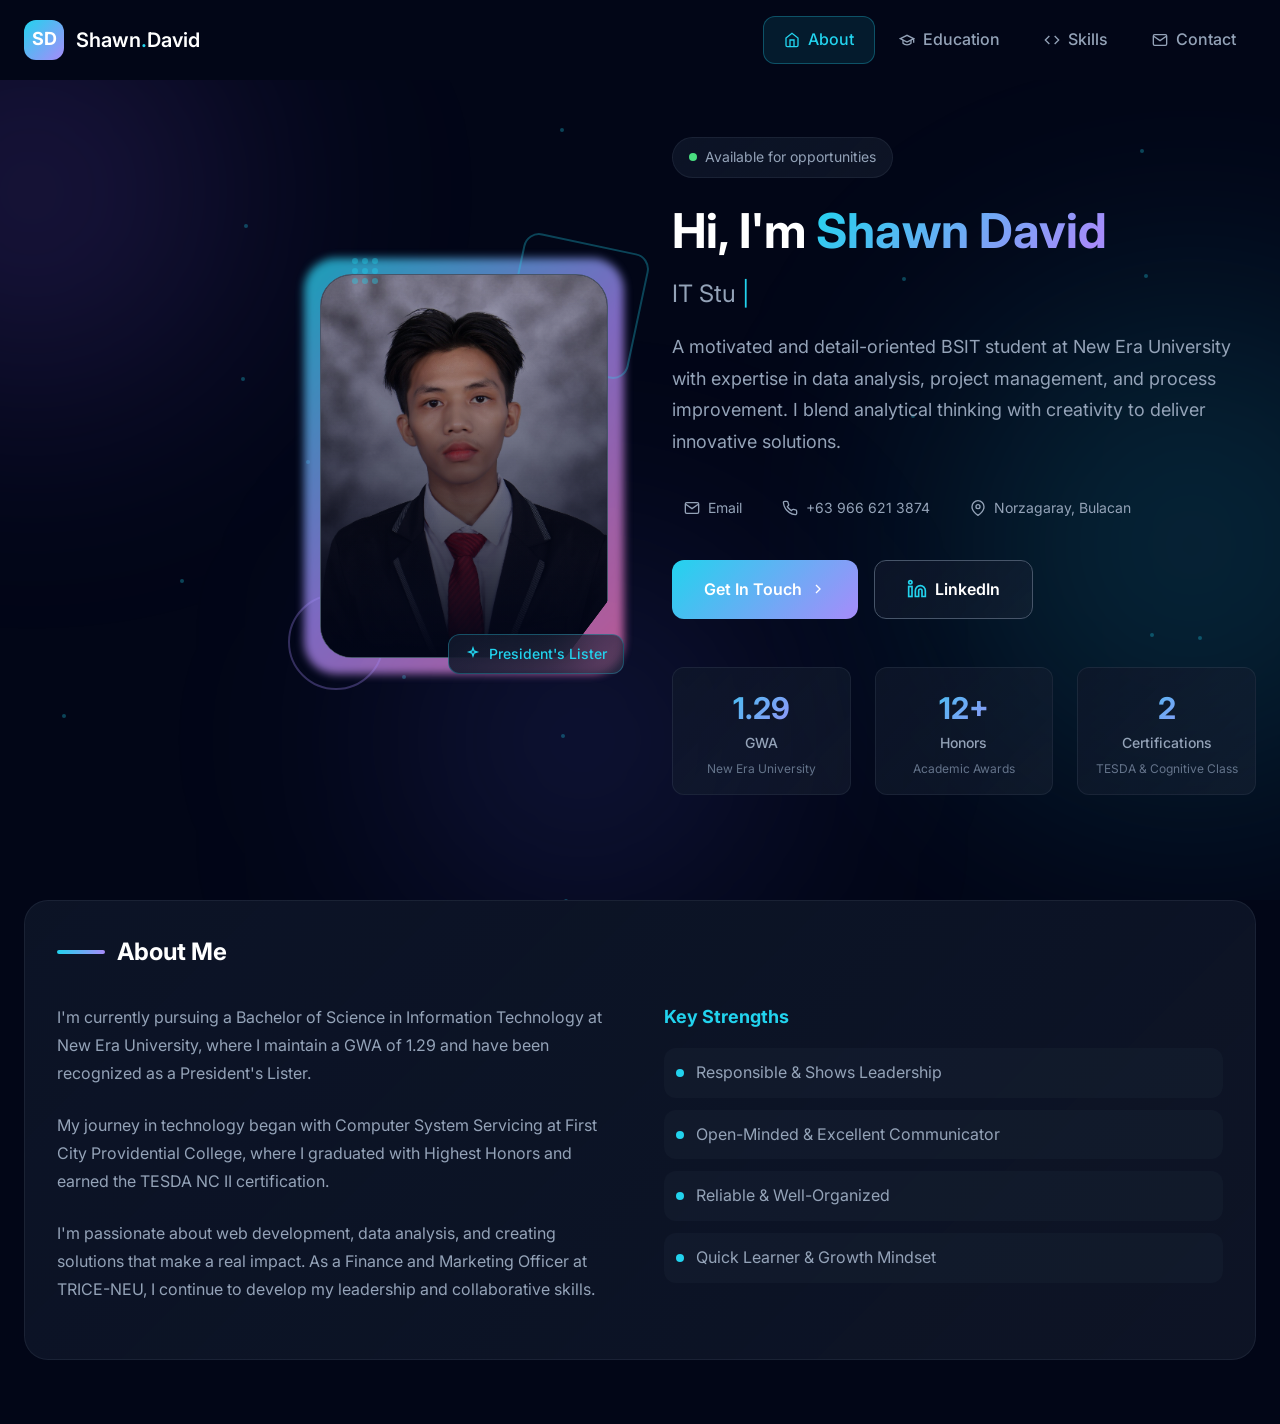
<file: index.html>
<!DOCTYPE html>
<html lang="en">
<head>
    <meta charset="UTF-8">
    <meta name="viewport" content="width=device-width, initial-scale=1.0">
    <title>Shawn David | Portfolio</title>
    <link rel="stylesheet" href="css/style.css">
    <link href="https://fonts.googleapis.com/css2?family=Inter:wght@300;400;500;600;700;800&display=swap" rel="stylesheet">
</head>
<body>
    <!-- Background -->
    <div class="tech-background">
        <div class="gradient-orb orb-1"></div>
        <div class="gradient-orb orb-2"></div>
        <div class="gradient-orb orb-3"></div>
        <div class="particles" id="particles"></div>
    </div>

    <!-- Navigation -->
    <nav class="navbar" id="navbar">
        <div class="nav-container">
            <a href="index.html" class="logo">
                <div class="logo-icon">SD</div>
                <span class="logo-text">Shawn<span class="accent">.</span>David</span>
            </a>
            <div class="nav-links" id="navLinks">
                <a href="index.html" class="nav-link active">
                    <svg width="16" height="16" viewBox="0 0 24 24" fill="none" stroke="currentColor" stroke-width="2">
                        <path d="M3 9l9-7 9 7v11a2 2 0 0 1-2 2H5a2 2 0 0 1-2-2z"></path>
                        <polyline points="9 22 9 12 15 12 15 22"></polyline>
                    </svg>
                    About
                </a>
                <a href="education.html" class="nav-link">
                    <svg width="16" height="16" viewBox="0 0 24 24" fill="none" stroke="currentColor" stroke-width="2">
                        <path d="M22 10v6M2 10l10-5 10 5-10 5z"></path>
                        <path d="M6 12v5c3 3 9 3 12 0v-5"></path>
                    </svg>
                    Education
                </a>
                <a href="skills.html" class="nav-link">
                    <svg width="16" height="16" viewBox="0 0 24 24" fill="none" stroke="currentColor" stroke-width="2">
                        <polyline points="16 18 22 12 16 6"></polyline>
                        <polyline points="8 6 2 12 8 18"></polyline>
                    </svg>
                    Skills
                </a>
                <a href="contact.html" class="nav-link">
                    <svg width="16" height="16" viewBox="0 0 24 24" fill="none" stroke="currentColor" stroke-width="2">
                        <path d="M4 4h16c1.1 0 2 .9 2 2v12c0 1.1-.9 2-2 2H4c-1.1 0-2-.9-2-2V6c0-1.1.9-2 2-2z"></path>
                        <polyline points="22,6 12,13 2,6"></polyline>
                    </svg>
                    Contact
                </a>
            </div>
            <button class="mobile-toggle" id="mobileToggle">
                <span></span>
                <span></span>
                <span></span>
            </button>
        </div>
    </nav>

    <!-- Hero Section -->
    <main class="main-content">
        <section class="hero">
            <div class="hero-container">
                <!-- Photo Side -->
                <div class="hero-photo">
                    <div class="photo-frame">
                        <div class="frame-glow"></div>
                        <div class="geometric-shape shape-1"></div>
                        <div class="geometric-shape shape-2"></div>
                        <div class="photo-container">
                            <img src="images/shawn.jpg">
                            <div class="photo-overlay"></div>
                        </div>
                        <div class="floating-badge">
                            <svg width="16" height="16" viewBox="0 0 24 24" fill="none" stroke="currentColor" stroke-width="2">
                                <path d="M12 3l1.5 4.5L18 9l-4.5 1.5L12 15l-1.5-4.5L6 9l4.5-1.5L12 3z"></path>
                            </svg>
                            <span>President's Lister</span>
                        </div>
                        <div class="decorative-dots">
                            <span></span><span></span><span></span>
                            <span></span><span></span><span></span>
                            <span></span><span></span><span></span>
                        </div>
                    </div>
                </div>

                <!-- Content Side -->
                <div class="hero-content">
                    <div class="status-badge">
                        <span class="status-dot"></span>
                        <span>Available for opportunities</span>
                    </div>

                    <h1 class="hero-title">
                        Hi, I'm <span class="text-gradient">Shawn David</span>
                    </h1>

                    <div class="typewriter-container">
                        <span id="typewriter"></span>
                        <span class="cursor">|</span>
                    </div>

                    <p class="hero-description">
                        A motivated and detail-oriented BSIT student at New Era University with expertise in 
                        data analysis, project management, and process improvement. I blend analytical thinking 
                        with creativity to deliver innovative solutions.
                    </p>

                    <!-- Contact Info -->
                    <div class="contact-info">
                        <a href="mailto:shawndavidsobremontedomingo@gmail.com" class="contact-item">
                            <svg width="16" height="16" viewBox="0 0 24 24" fill="none" stroke="currentColor" stroke-width="2">
                                <path d="M4 4h16c1.1 0 2 .9 2 2v12c0 1.1-.9 2-2 2H4c-1.1 0-2-.9-2-2V6c0-1.1.9-2 2-2z"></path>
                                <polyline points="22,6 12,13 2,6"></polyline>
                            </svg>
                            <span>Email</span>
                        </a>
                        <a href="tel:+639666213874" class="contact-item">
                            <svg width="16" height="16" viewBox="0 0 24 24" fill="none" stroke="currentColor" stroke-width="2">
                                <path d="M22 16.92v3a2 2 0 0 1-2.18 2 19.79 19.79 0 0 1-8.63-3.07 19.5 19.5 0 0 1-6-6 19.79 19.79 0 0 1-3.07-8.67A2 2 0 0 1 4.11 2h3a2 2 0 0 1 2 1.72 12.84 12.84 0 0 0 .7 2.81 2 2 0 0 1-.45 2.11L8.09 9.91a16 16 0 0 0 6 6l1.27-1.27a2 2 0 0 1 2.11-.45 12.84 12.84 0 0 0 2.81.7A2 2 0 0 1 22 16.92z"></path>
                            </svg>
                            <span>+63 966 621 3874</span>
                        </a>
                        <div class="contact-item">
                            <svg width="16" height="16" viewBox="0 0 24 24" fill="none" stroke="currentColor" stroke-width="2">
                                <path d="M21 10c0 7-9 13-9 13s-9-6-9-13a9 9 0 0 1 18 0z"></path>
                                <circle cx="12" cy="10" r="3"></circle>
                            </svg>
                            <span>Norzagaray, Bulacan</span>
                        </div>
                    </div>

                    <!-- CTA Buttons -->
                    <div class="cta-buttons">
                        <a href="contact.html" class="btn btn-primary">
                            Get In Touch
                            <svg width="16" height="16" viewBox="0 0 24 24" fill="none" stroke="currentColor" stroke-width="2">
                                <polyline points="9 18 15 12 9 6"></polyline>
                            </svg>
                        </a>
                        <a href="https://www.linkedin.com/in/shawn-david-domingo-806119314/" target="_blank" class="btn btn-secondary">
                            <svg width="20" height="20" viewBox="0 0 24 24" fill="none" stroke="currentColor" stroke-width="2">
                                <path d="M16 8a6 6 0 0 1 6 6v7h-4v-7a2 2 0 0 0-2-2 2 2 0 0 0-2 2v7h-4v-7a6 6 0 0 1 6-6z"></path>
                                <rect x="2" y="9" width="4" height="12"></rect>
                                <circle cx="4" cy="4" r="2"></circle>
                            </svg>
                            LinkedIn
                        </a>
                    </div>

                    <!-- Stats -->
                    <div class="stats-grid">
                        <div class="stat-card">
                            <div class="stat-value text-gradient">1.29</div>
                            <div class="stat-label">GWA</div>
                            <div class="stat-desc">New Era University</div>
                        </div>
                        <div class="stat-card">
                            <div class="stat-value text-gradient">12+</div>
                            <div class="stat-label">Honors</div>
                            <div class="stat-desc">Academic Awards</div>
                        </div>
                        <div class="stat-card">
                            <div class="stat-value text-gradient">2</div>
                            <div class="stat-label">Certifications</div>
                            <div class="stat-desc">TESDA & Cognitive Class</div>
                        </div>
                    </div>
                </div>
            </div>
        </section>

        <!-- About Section -->
        <section class="about-section">
            <div class="about-container glass-card">
                <h2 class="section-title">
                    <span class="title-line"></span>
                    About Me
                </h2>
                <div class="about-grid">
                    <div class="about-text">
                        <p>I'm currently pursuing a Bachelor of Science in Information Technology at New Era University, where I maintain a GWA of 1.29 and have been recognized as a President's Lister.</p>
                        <p>My journey in technology began with Computer System Servicing at First City Providential College, where I graduated with Highest Honors and earned the TESDA NC II certification.</p>
                        <p>I'm passionate about web development, data analysis, and creating solutions that make a real impact. As a Finance and Marketing Officer at TRICE-NEU, I continue to develop my leadership and collaborative skills.</p>
                    </div>
                    <div class="strengths">
                        <h3>Key Strengths</h3>
                        <div class="strength-list">
                            <div class="strength-item">
                                <span class="strength-dot"></span>
                                <span>Responsible & Shows Leadership</span>
                            </div>
                            <div class="strength-item">
                                <span class="strength-dot"></span>
                                <span>Open-Minded & Excellent Communicator</span>
                            </div>
                            <div class="strength-item">
                                <span class="strength-dot"></span>
                                <span>Reliable & Well-Organized</span>
                            </div>
                            <div class="strength-item">
                                <span class="strength-dot"></span>
                                <span>Quick Learner & Growth Mindset</span>
                            </div>
                        </div>
                    </div>
                </div>
            </div>
        </section>
    </main>

    <script src="js/main.js"></script>
</body>

</html>
</file>
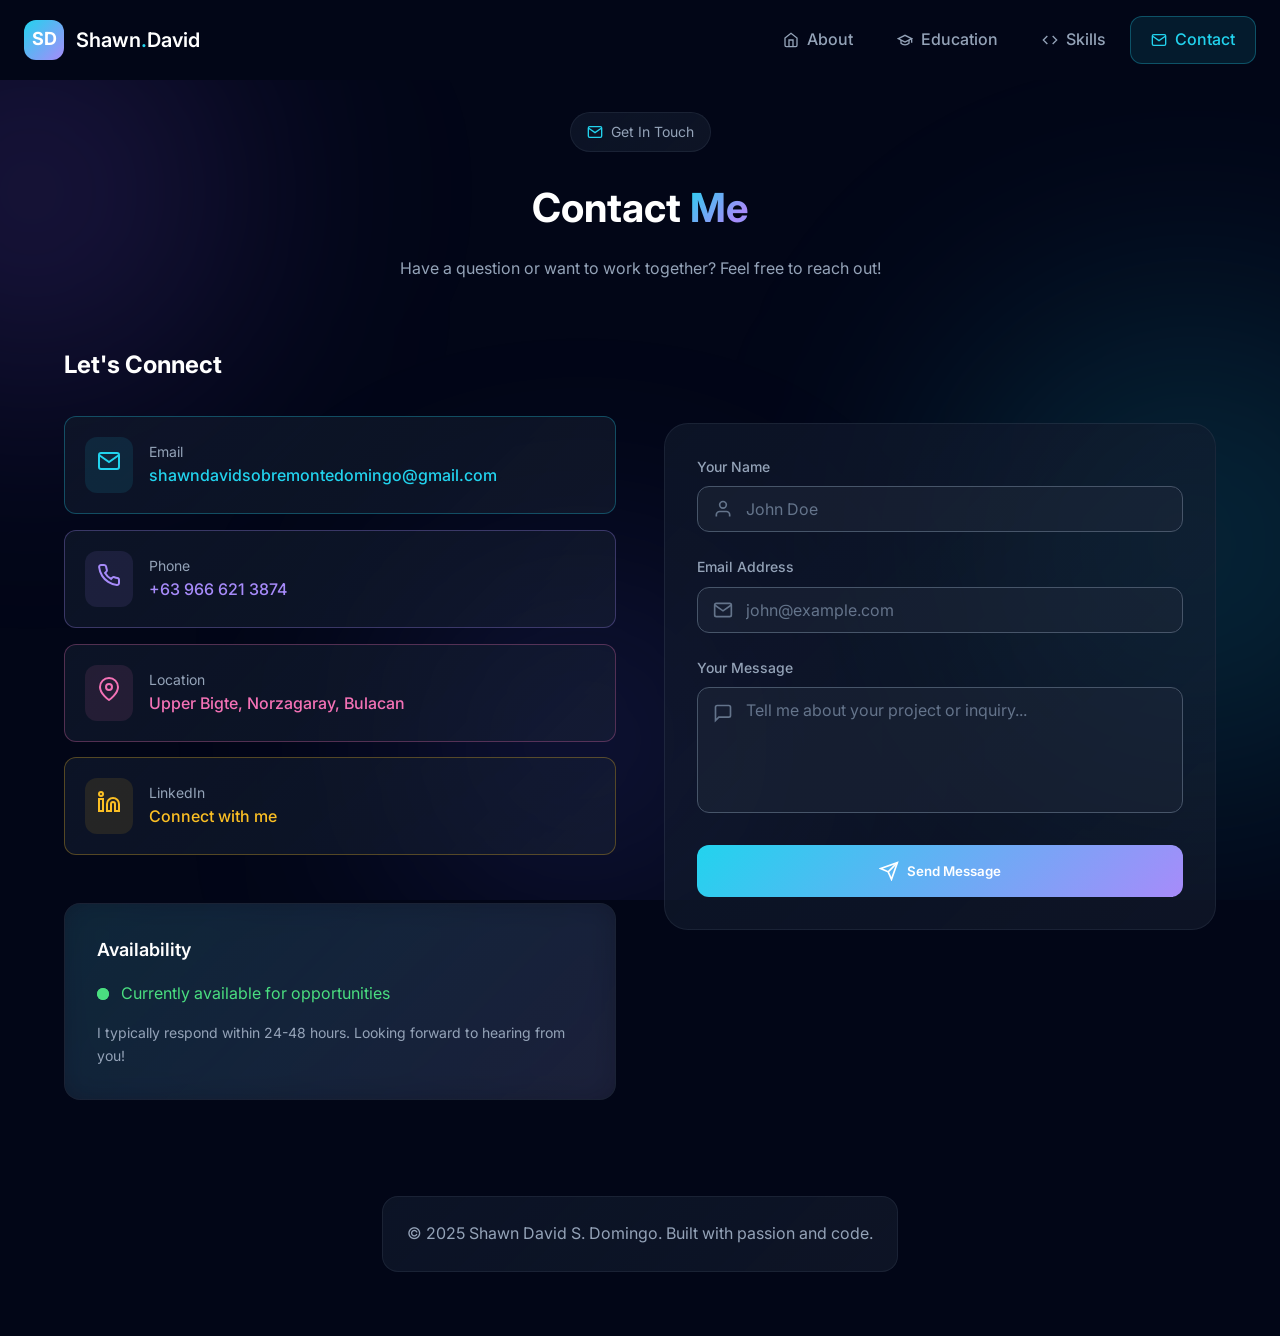
<file: contact.html>
<!DOCTYPE html>
<html lang="en">
<head>
    <meta charset="UTF-8">
    <meta name="viewport" content="width=device-width, initial-scale=1.0">
    <title>Contact | Shawn David</title>
    <link rel="stylesheet" href="css/style.css">
    <link href="https://fonts.googleapis.com/css2?family=Inter:wght@300;400;500;600;700;800&display=swap" rel="stylesheet">
</head>
<body>
    <!-- Background -->
    <div class="tech-background">
        <div class="gradient-orb orb-1"></div>
        <div class="gradient-orb orb-2"></div>
        <div class="gradient-orb orb-3"></div>
    </div>

    <!-- Navigation -->
    <nav class="navbar" id="navbar">
        <div class="nav-container">
            <a href="index.html" class="logo">
                <div class="logo-icon">SD</div>
                <span class="logo-text">Shawn<span class="accent">.</span>David</span>
            </a>
            <div class="nav-links" id="navLinks">
                <a href="index.html" class="nav-link">
                    <svg width="16" height="16" viewBox="0 0 24 24" fill="none" stroke="currentColor" stroke-width="2">
                        <path d="M3 9l9-7 9 7v11a2 2 0 0 1-2 2H5a2 2 0 0 1-2-2z"></path>
                        <polyline points="9 22 9 12 15 12 15 22"></polyline>
                    </svg>
                    About
                </a>
                <a href="education.html" class="nav-link">
                    <svg width="16" height="16" viewBox="0 0 24 24" fill="none" stroke="currentColor" stroke-width="2">
                        <path d="M22 10v6M2 10l10-5 10 5-10 5z"></path>
                        <path d="M6 12v5c3 3 9 3 12 0v-5"></path>
                    </svg>
                    Education
                </a>
                <a href="skills.html" class="nav-link">
                    <svg width="16" height="16" viewBox="0 0 24 24" fill="none" stroke="currentColor" stroke-width="2">
                        <polyline points="16 18 22 12 16 6"></polyline>
                        <polyline points="8 6 2 12 8 18"></polyline>
                    </svg>
                    Skills
                </a>
                <a href="contact.html" class="nav-link active">
                    <svg width="16" height="16" viewBox="0 0 24 24" fill="none" stroke="currentColor" stroke-width="2">
                        <path d="M4 4h16c1.1 0 2 .9 2 2v12c0 1.1-.9 2-2 2H4c-1.1 0-2-.9-2-2V6c0-1.1.9-2 2-2z"></path>
                        <polyline points="22,6 12,13 2,6"></polyline>
                    </svg>
                    Contact
                </a>
            </div>
            <button class="mobile-toggle" id="mobileToggle">
                <span></span>
                <span></span>
                <span></span>
            </button>
        </div>
    </nav>

    <main class="main-content page-content">
        <!-- Header -->
        <div class="page-header">
            <div class="header-badge">
                <svg width="16" height="16" viewBox="0 0 24 24" fill="none" stroke="currentColor" stroke-width="2">
                    <path d="M4 4h16c1.1 0 2 .9 2 2v12c0 1.1-.9 2-2 2H4c-1.1 0-2-.9-2-2V6c0-1.1.9-2 2-2z"></path>
                    <polyline points="22,6 12,13 2,6"></polyline>
                </svg>
                <span>Get In Touch</span>
            </div>
            <h1 class="page-title">Contact <span class="text-gradient">Me</span></h1>
            <p class="page-subtitle">Have a question or want to work together? Feel free to reach out!</p>
        </div>

        <div class="contact-grid">
            <!-- Contact Info -->
            <div class="contact-info-section">
                <h2>Let's Connect</h2>
                <div class="contact-cards">
                    <a href="mailto:shawndavidsobremontedomingo@gmail.com" class="contact-card glass-card cyan">
                        <div class="contact-card-icon cyan">
                            <svg width="24" height="24" viewBox="0 0 24 24" fill="none" stroke="currentColor" stroke-width="2">
                                <path d="M4 4h16c1.1 0 2 .9 2 2v12c0 1.1-.9 2-2 2H4c-1.1 0-2-.9-2-2V6c0-1.1.9-2 2-2z"></path>
                                <polyline points="22,6 12,13 2,6"></polyline>
                            </svg>
                        </div>
                        <div class="contact-card-info">
                            <span class="label">Email</span>
                            <span class="value">shawndavidsobremontedomingo@gmail.com</span>
                        </div>
                    </a>
                    <a href="tel:+639666213874" class="contact-card glass-card purple">
                        <div class="contact-card-icon purple">
                            <svg width="24" height="24" viewBox="0 0 24 24" fill="none" stroke="currentColor" stroke-width="2">
                                <path d="M22 16.92v3a2 2 0 0 1-2.18 2 19.79 19.79 0 0 1-8.63-3.07 19.5 19.5 0 0 1-6-6 19.79 19.79 0 0 1-3.07-8.67A2 2 0 0 1 4.11 2h3a2 2 0 0 1 2 1.72 12.84 12.84 0 0 0 .7 2.81 2 2 0 0 1-.45 2.11L8.09 9.91a16 16 0 0 0 6 6l1.27-1.27a2 2 0 0 1 2.11-.45 12.84 12.84 0 0 0 2.81.7A2 2 0 0 1 22 16.92z"></path>
                            </svg>
                        </div>
                        <div class="contact-card-info">
                            <span class="label">Phone</span>
                            <span class="value">+63 966 621 3874</span>
                        </div>
                    </a>
                    <div class="contact-card glass-card pink">
                        <div class="contact-card-icon pink">
                            <svg width="24" height="24" viewBox="0 0 24 24" fill="none" stroke="currentColor" stroke-width="2">
                                <path d="M21 10c0 7-9 13-9 13s-9-6-9-13a9 9 0 0 1 18 0z"></path>
                                <circle cx="12" cy="10" r="3"></circle>
                            </svg>
                        </div>
                        <div class="contact-card-info">
                            <span class="label">Location</span>
                            <span class="value">Upper Bigte, Norzagaray, Bulacan</span>
                        </div>
                    </div>
                    <a href="https://www.linkedin.com/in/shawn-david-domingo-806119314/" target="_blank" class="contact-card glass-card amber">
                        <div class="contact-card-icon amber">
                            <svg width="24" height="24" viewBox="0 0 24 24" fill="none" stroke="currentColor" stroke-width="2">
                                <path d="M16 8a6 6 0 0 1 6 6v7h-4v-7a2 2 0 0 0-2-2 2 2 0 0 0-2 2v7h-4v-7a6 6 0 0 1 6-6z"></path>
                                <rect x="2" y="9" width="4" height="12"></rect>
                                <circle cx="4" cy="4" r="2"></circle>
                            </svg>
                        </div>
                        <div class="contact-card-info">
                            <span class="label">LinkedIn</span>
                            <span class="value">Connect with me</span>
                        </div>
                    </a>
                </div>

                <!-- Availability -->
                <div class="availability-card glass-card">
                    <h3>Availability</h3>
                    <div class="availability-status">
                        <span class="status-indicator">
                            <span class="ping"></span>
                            <span class="dot"></span>
                        </span>
                        <span class="status-text">Currently available for opportunities</span>
                    </div>
                    <p>I typically respond within 24-48 hours. Looking forward to hearing from you!</p>
                </div>
            </div>

            <!-- Contact Form -->
            <div class="contact-form-section"> <br><br><br>
                <div class="form-card glass-card">
                    <form id="contactForm" class="contact-form">
                        <div class="form-group">
                            <label for="name">Your Name</label>
                            <div class="input-wrapper">
                                <svg width="20" height="20" viewBox="0 0 24 24" fill="none" stroke="currentColor" stroke-width="2">
                                    <path d="M20 21v-2a4 4 0 0 0-4-4H8a4 4 0 0 0-4 4v2"></path>
                                    <circle cx="12" cy="7" r="4"></circle>
                                </svg>
                                <input type="text" id="name" name="name" placeholder="John Doe" required>
                            </div>
                            <span class="error-message"></span>
                        </div>
                        <div class="form-group">
                            <label for="email">Email Address</label>
                            <div class="input-wrapper">
                                <svg width="20" height="20" viewBox="0 0 24 24" fill="none" stroke="currentColor" stroke-width="2">
                                    <path d="M4 4h16c1.1 0 2 .9 2 2v12c0 1.1-.9 2-2 2H4c-1.1 0-2-.9-2-2V6c0-1.1.9-2 2-2z"></path>
                                    <polyline points="22,6 12,13 2,6"></polyline>
                                </svg>
                                <input type="email" id="email" name="email" placeholder="john@example.com" required>
                            </div>
                            <span class="error-message"></span>
                        </div>
                        <div class="form-group">
                            <label for="message">Your Message</label>
                            <div class="input-wrapper textarea-wrapper">
                                <svg width="20" height="20" viewBox="0 0 24 24" fill="none" stroke="currentColor" stroke-width="2">
                                    <path d="M21 15a2 2 0 0 1-2 2H7l-4 4V5a2 2 0 0 1 2-2h14a2 2 0 0 1 2 2z"></path>
                                </svg>
                                <textarea id="message" name="message" placeholder="Tell me about your project or inquiry..." rows="5" required></textarea>
                            </div>
                            <span class="error-message"></span>
                        </div>
                        <button type="submit" class="btn btn-primary btn-full">
                            <svg width="20" height="20" viewBox="0 0 24 24" fill="none" stroke="currentColor" stroke-width="2">
                                <line x1="22" y1="2" x2="11" y2="13"></line>
                                <polygon points="22 2 15 22 11 13 2 9 22 2"></polygon>
                            </svg>
                            Send Message
                        </button>
                    </form>

                    <!-- Success Message -->
                    <div id="successMessage" class="success-message" style="display: none;">
                        <div class="success-icon">
                            <svg width="40" height="40" viewBox="0 0 24 24" fill="none" stroke="currentColor" stroke-width="2">
                                <path d="M22 11.08V12a10 10 0 1 1-5.93-9.14"></path>
                                <polyline points="22 4 12 14.01 9 11.01"></polyline>
                            </svg>
                        </div>
                        <h3>Message Sent!</h3>
                        <p>Thank you for reaching out. I'll get back to you soon!</p>
                        <button class="btn btn-secondary" onclick="resetForm()">Send Another Message</button>
                    </div>
                </div>
            </div>
        </div>

        <!-- Footer -->
        <div class="footer">
            <div class="footer-content glass-card">
                <p>© 2025 Shawn David S. Domingo. Built with passion and code.</p>
            </div>
        </div>
    </main>

    <script src="js/main.js"></script>
</body>
</html>
</file>
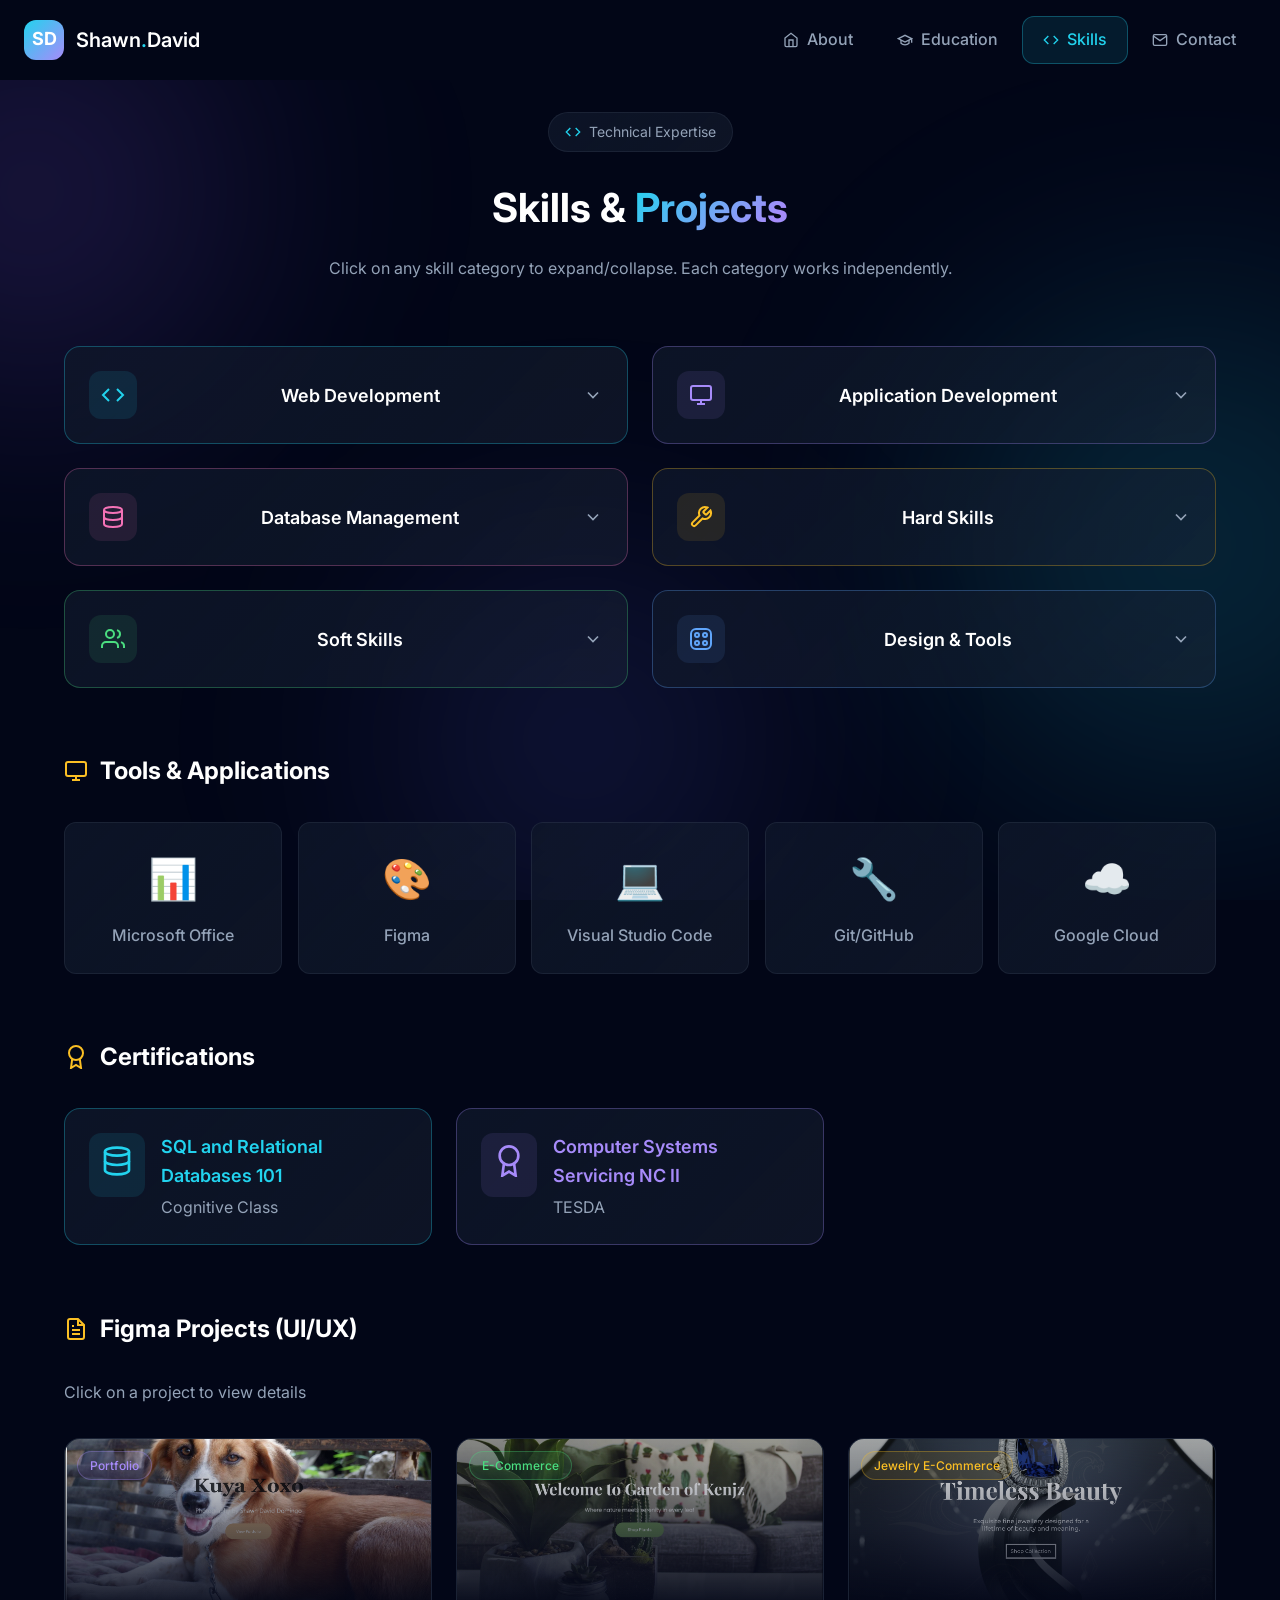
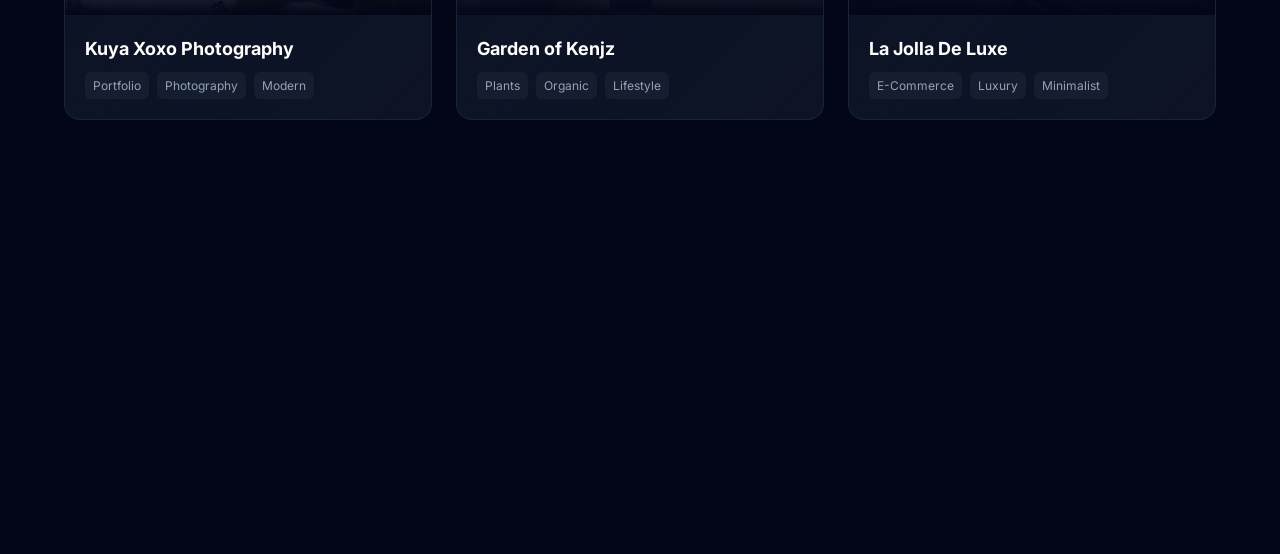
<file: skills.html>
<!DOCTYPE html>
<html lang="en">
<head>
    <meta charset="UTF-8">
    <meta name="viewport" content="width=device-width, initial-scale=1.0">
    <title>Skills | Shawn David</title>
    <link rel="stylesheet" href="css/style.css">
    <link href="https://fonts.googleapis.com/css2?family=Inter:wght@300;400;500;600;700;800&display=swap" rel="stylesheet">
</head>
<body>
    <!-- Background -->
    <div class="tech-background">
        <div class="gradient-orb orb-1"></div>
        <div class="gradient-orb orb-2"></div>
        <div class="gradient-orb orb-3"></div>
    </div>

    <!-- Navigation -->
    <nav class="navbar" id="navbar">
        <div class="nav-container">
            <a href="index.html" class="logo">
                <div class="logo-icon">SD</div>
                <span class="logo-text">Shawn<span class="accent">.</span>David</span>
            </a>
            <div class="nav-links" id="navLinks">
                <a href="index.html" class="nav-link">
                    <svg width="16" height="16" viewBox="0 0 24 24" fill="none" stroke="currentColor" stroke-width="2">
                        <path d="M3 9l9-7 9 7v11a2 2 0 0 1-2 2H5a2 2 0 0 1-2-2z"></path>
                        <polyline points="9 22 9 12 15 12 15 22"></polyline>
                    </svg>
                    About
                </a>
                <a href="education.html" class="nav-link">
                    <svg width="16" height="16" viewBox="0 0 24 24" fill="none" stroke="currentColor" stroke-width="2">
                        <path d="M22 10v6M2 10l10-5 10 5-10 5z"></path>
                        <path d="M6 12v5c3 3 9 3 12 0v-5"></path>
                    </svg>
                    Education
                </a>
                <a href="skills.html" class="nav-link active">
                    <svg width="16" height="16" viewBox="0 0 24 24" fill="none" stroke="currentColor" stroke-width="2">
                        <polyline points="16 18 22 12 16 6"></polyline>
                        <polyline points="8 6 2 12 8 18"></polyline>
                    </svg>
                    Skills
                </a>
                <a href="contact.html" class="nav-link">
                    <svg width="16" height="16" viewBox="0 0 24 24" fill="none" stroke="currentColor" stroke-width="2">
                        <path d="M4 4h16c1.1 0 2 .9 2 2v12c0 1.1-.9 2-2 2H4c-1.1 0-2-.9-2-2V6c0-1.1.9-2 2-2z"></path>
                        <polyline points="22,6 12,13 2,6"></polyline>
                    </svg>
                    Contact
                </a>
            </div>
            <button class="mobile-toggle" id="mobileToggle">
                <span></span>
                <span></span>
                <span></span>
            </button>
        </div>
    </nav>

    <main class="main-content page-content">
        <!-- Header -->
        <div class="page-header">
            <div class="header-badge">
                <svg width="16" height="16" viewBox="0 0 24 24" fill="none" stroke="currentColor" stroke-width="2">
                    <polyline points="16 18 22 12 16 6"></polyline>
                    <polyline points="8 6 2 12 8 18"></polyline>
                </svg>
                <span>Technical Expertise</span>
            </div>
            <h1 class="page-title">Skills & <span class="text-gradient">Projects</span></h1>
            <p class="page-subtitle">Click on any skill category to expand/collapse. Each category works independently.</p>
        </div>

        <!-- Skills Grid -->
        <div class="skills-grid">
            <!-- Web Development -->
            <div class="skill-category glass-card" data-color="cyan">
                <button class="skill-header" onclick="toggleSkill(this)">
                    <div class="skill-icon cyan">
                        <svg width="24" height="24" viewBox="0 0 24 24" fill="none" stroke="currentColor" stroke-width="2">
                            <polyline points="16 18 22 12 16 6"></polyline>
                            <polyline points="8 6 2 12 8 18"></polyline>
                        </svg>
                    </div>
                    <h3>Web Development</h3>
                    <svg class="chevron" width="20" height="20" viewBox="0 0 24 24" fill="none" stroke="currentColor" stroke-width="2">
                        <polyline points="6 9 12 15 18 9"></polyline>
                    </svg>
                </button>
                <div class="skill-content">
                    <div class="skill-bar-item">
                        <div class="skill-info">
                            <span>HTML</span>
                            <span class="cyan">90%</span>
                        </div>
                        <div class="skill-bar">
                            <div class="skill-progress cyan" data-progress="90"></div>
                        </div>
                    </div>
                    <div class="skill-bar-item">
                        <div class="skill-info">
                            <span>CSS</span>
                            <span class="cyan">85%</span>
                        </div>
                        <div class="skill-bar">
                            <div class="skill-progress cyan" data-progress="85"></div>
                        </div>
                    </div>
                    <div class="skill-bar-item">
                        <div class="skill-info">
                            <span>JavaScript</span>
                            <span class="cyan">80%</span>
                        </div>
                        <div class="skill-bar">
                            <div class="skill-progress cyan" data-progress="80"></div>
                        </div>
                    </div>
                    <div class="skill-bar-item">
                        <div class="skill-info">
                            <span>React</span>
                            <span class="cyan">75%</span>
                        </div>
                        <div class="skill-bar">
                            <div class="skill-progress cyan" data-progress="75"></div>
                        </div>
                    </div>
                </div>
            </div>

            <!-- Application Development -->
            <div class="skill-category glass-card" data-color="purple">
                <button class="skill-header" onclick="toggleSkill(this)">
                    <div class="skill-icon purple">
                        <svg width="24" height="24" viewBox="0 0 24 24" fill="none" stroke="currentColor" stroke-width="2">
                            <rect x="2" y="3" width="20" height="14" rx="2" ry="2"></rect>
                            <line x1="8" y1="21" x2="16" y2="21"></line>
                            <line x1="12" y1="17" x2="12" y2="21"></line>
                        </svg>
                    </div>
                    <h3>Application Development</h3>
                    <svg class="chevron" width="20" height="20" viewBox="0 0 24 24" fill="none" stroke="currentColor" stroke-width="2">
                        <polyline points="6 9 12 15 18 9"></polyline>
                    </svg>
                </button>
                <div class="skill-content">
                    <div class="skill-bar-item">
                        <div class="skill-info">
                            <span>Java</span>
                            <span class="purple">75%</span>
                        </div>
                        <div class="skill-bar">
                            <div class="skill-progress purple" data-progress="75"></div>
                        </div>
                    </div>
                    <div class="skill-bar-item">
                        <div class="skill-info">
                            <span>Python</span>
                            <span class="purple">70%</span>
                        </div>
                        <div class="skill-bar">
                            <div class="skill-progress purple" data-progress="70"></div>
                        </div>
                    </div>
                    <div class="skill-bar-item">
                        <div class="skill-info">
                            <span>C++</span>
                            <span class="purple">65%</span>
                        </div>
                        <div class="skill-bar">
                            <div class="skill-progress purple" data-progress="65"></div>
                        </div>
                    </div>
                </div>
            </div>

            <!-- Database Management -->
            <div class="skill-category glass-card" data-color="pink">
                <button class="skill-header" onclick="toggleSkill(this)">
                    <div class="skill-icon pink">
                        <svg width="24" height="24" viewBox="0 0 24 24" fill="none" stroke="currentColor" stroke-width="2">
                            <ellipse cx="12" cy="5" rx="9" ry="3"></ellipse>
                            <path d="M21 12c0 1.66-4 3-9 3s-9-1.34-9-3"></path>
                            <path d="M3 5v14c0 1.66 4 3 9 3s9-1.34 9-3V5"></path>
                        </svg>
                    </div>
                    <h3>Database Management</h3>
                    <svg class="chevron" width="20" height="20" viewBox="0 0 24 24" fill="none" stroke="currentColor" stroke-width="2">
                        <polyline points="6 9 12 15 18 9"></polyline>
                    </svg>
                </button>
                <div class="skill-content">
                    <div class="skill-bar-item">
                        <div class="skill-info">
                            <span>DB2 SQL</span>
                            <span class="pink">85%</span>
                        </div>
                        <div class="skill-bar">
                            <div class="skill-progress pink" data-progress="85"></div>
                        </div>
                    </div>
                    <div class="skill-bar-item">
                        <div class="skill-info">
                            <span>MySQL</span>
                            <span class="pink">80%</span>
                        </div>
                        <div class="skill-bar">
                            <div class="skill-progress pink" data-progress="80"></div>
                        </div>
                    </div>
                    <div class="skill-bar-item">
                        <div class="skill-info">
                            <span>MongoDB</span>
                            <span class="pink">70%</span>
                        </div>
                        <div class="skill-bar">
                            <div class="skill-progress pink" data-progress="70"></div>
                        </div>
                    </div>
                </div>
            </div>

            <!-- Hard Skills -->
            <div class="skill-category glass-card" data-color="amber">
                <button class="skill-header" onclick="toggleSkill(this)">
                    <div class="skill-icon amber">
                        <svg width="24" height="24" viewBox="0 0 24 24" fill="none" stroke="currentColor" stroke-width="2">
                            <path d="M14.7 6.3a1 1 0 0 0 0 1.4l1.6 1.6a1 1 0 0 0 1.4 0l3.77-3.77a6 6 0 0 1-7.94 7.94l-6.91 6.91a2.12 2.12 0 0 1-3-3l6.91-6.91a6 6 0 0 1 7.94-7.94l-3.76 3.76z"></path>
                        </svg>
                    </div>
                    <h3>Hard Skills</h3>
                    <svg class="chevron" width="20" height="20" viewBox="0 0 24 24" fill="none" stroke="currentColor" stroke-width="2">
                        <polyline points="6 9 12 15 18 9"></polyline>
                    </svg>
                </button>
                <div class="skill-content">
                    <div class="skill-bar-item">
                        <div class="skill-info">
                            <span>Computer Systems Servicing</span>
                            <span class="amber">95%</span>
                        </div>
                        <div class="skill-bar">
                            <div class="skill-progress amber" data-progress="95"></div>
                        </div>
                    </div>
                    <div class="skill-bar-item">
                        <div class="skill-info">
                            <span>Networking</span>
                            <span class="amber">75%</span>
                        </div>
                        <div class="skill-bar">
                            <div class="skill-progress amber" data-progress="75"></div>
                        </div>
                    </div>
                    <div class="skill-bar-item">
                        <div class="skill-info">
                            <span>Cybersecurity Basics</span>
                            <span class="amber">70%</span>
                        </div>
                        <div class="skill-bar">
                            <div class="skill-progress amber" data-progress="70"></div>
                        </div>
                    </div>
                </div>
            </div>

            <!-- Soft Skills -->
            <div class="skill-category glass-card" data-color="green">
                <button class="skill-header" onclick="toggleSkill(this)">
                    <div class="skill-icon green">
                        <svg width="24" height="24" viewBox="0 0 24 24" fill="none" stroke="currentColor" stroke-width="2">
                            <path d="M17 21v-2a4 4 0 0 0-4-4H5a4 4 0 0 0-4 4v2"></path>
                            <circle cx="9" cy="7" r="4"></circle>
                            <path d="M23 21v-2a4 4 0 0 0-3-3.87"></path>
                            <path d="M16 3.13a4 4 0 0 1 0 7.75"></path>
                        </svg>
                    </div>
                    <h3>Soft Skills</h3>
                    <svg class="chevron" width="20" height="20" viewBox="0 0 24 24" fill="none" stroke="currentColor" stroke-width="2">
                        <polyline points="6 9 12 15 18 9"></polyline>
                    </svg>
                </button>
                <div class="skill-content">
                    <div class="skill-bar-item">
                        <div class="skill-info">
                            <span>Leadership</span>
                            <span class="green">90%</span>
                        </div>
                        <div class="skill-bar">
                            <div class="skill-progress green" data-progress="90"></div>
                        </div>
                    </div>
                    <div class="skill-bar-item">
                        <div class="skill-info">
                            <span>Communication</span>
                            <span class="green">85%</span>
                        </div>
                        <div class="skill-bar">
                            <div class="skill-progress green" data-progress="85"></div>
                        </div>
                    </div>
                    <div class="skill-bar-item">
                        <div class="skill-info">
                            <span>Problem Solving</span>
                            <span class="green">88%</span>
                        </div>
                        <div class="skill-bar">
                            <div class="skill-progress green" data-progress="88"></div>
                        </div>
                    </div>
                </div>
            </div>

            <!-- Design & Tools -->
            <div class="skill-category glass-card" data-color="blue">
                <button class="skill-header" onclick="toggleSkill(this)">
                    <div class="skill-icon blue">
                        <svg width="24" height="24" viewBox="0 0 24 24" fill="none" stroke="currentColor" stroke-width="2">
                            <rect x="2" y="2" width="20" height="20" rx="5" ry="5"></rect>
                            <circle cx="8" cy="8" r="2"></circle>
                            <circle cx="16" cy="8" r="2"></circle>
                            <circle cx="8" cy="16" r="2"></circle>
                            <circle cx="16" cy="16" r="2"></circle>
                        </svg>
                    </div>
                    <h3>Design & Tools</h3>
                    <svg class="chevron" width="20" height="20" viewBox="0 0 24 24" fill="none" stroke="currentColor" stroke-width="2">
                        <polyline points="6 9 12 15 18 9"></polyline>
                    </svg>
                </button>
                <div class="skill-content">
                    <div class="skill-bar-item">
                        <div class="skill-info">
                            <span>Figma</span>
                            <span class="blue">85%</span>
                        </div>
                        <div class="skill-bar">
                            <div class="skill-progress blue" data-progress="85"></div>
                        </div>
                    </div>
                    <div class="skill-bar-item">
                        <div class="skill-info">
                            <span>Adobe Photoshop</span>
                            <span class="blue">75%</span>
                        </div>
                        <div class="skill-bar">
                            <div class="skill-progress blue" data-progress="75"></div>
                        </div>
                    </div>
                    <div class="skill-bar-item">
                        <div class="skill-info">
                            <span>Git/GitHub</span>
                            <span class="blue">80%</span>
                        </div>
                        <div class="skill-bar">
                            <div class="skill-progress blue" data-progress="80"></div>
                        </div>
                    </div>
                </div>
            </div>
        </div>

        <!-- Tools -->
        <div class="tools-section">
            <h2 class="section-title-alt">
                <svg width="24" height="24" viewBox="0 0 24 24" fill="none" stroke="currentColor" stroke-width="2">
                    <rect x="2" y="3" width="20" height="14" rx="2" ry="2"></rect>
                    <line x1="8" y1="21" x2="16" y2="21"></line>
                    <line x1="12" y1="17" x2="12" y2="21"></line>
                </svg>
                Tools & Applications
            </h2>
            <div class="tools-grid">
                <div class="tool-card glass-card">
                    <span class="tool-icon">📊</span>
                    <span class="tool-name">Microsoft Office</span>
                </div>
                <div class="tool-card glass-card">
                    <span class="tool-icon">🎨</span>
                    <span class="tool-name">Figma</span>
                </div>
                <div class="tool-card glass-card">
                    <span class="tool-icon">💻</span>
                    <span class="tool-name">Visual Studio Code</span>
                </div>
                <div class="tool-card glass-card">
                    <span class="tool-icon">🔧</span>
                    <span class="tool-name">Git/GitHub</span>
                </div>
                <div class="tool-card glass-card">
                    <span class="tool-icon">☁️</span>
                    <span class="tool-name">Google Cloud</span>
                </div>
            </div>
        </div>

        <!-- Certifications -->
        <div class="certifications-section">
            <h2 class="section-title-alt">
                <svg width="24" height="24" viewBox="0 0 24 24" fill="none" stroke="currentColor" stroke-width="2">
                    <circle cx="12" cy="8" r="7"></circle>
                    <polyline points="8.21 13.89 7 23 12 20 17 23 15.79 13.88"></polyline>
                </svg>
                Certifications
            </h2>
            <div class="certifications-grid">
                <div class="certification-card glass-card cyan">
                    <div class="cert-icon cyan">
                        <svg width="32" height="32" viewBox="0 0 24 24" fill="none" stroke="currentColor" stroke-width="2">
                            <ellipse cx="12" cy="5" rx="9" ry="3"></ellipse>
                            <path d="M21 12c0 1.66-4 3-9 3s-9-1.34-9-3"></path>
                            <path d="M3 5v14c0 1.66 4 3 9 3s9-1.34 9-3V5"></path>
                        </svg>
                    </div>
                    <div class="cert-info">
                        <h3>SQL and Relational Databases 101</h3>
                        <p>Cognitive Class</p>
                    </div>
                </div>
                <div class="certification-card glass-card purple">
                    <div class="cert-icon purple">
                        <svg width="32" height="32" viewBox="0 0 24 24" fill="none" stroke="currentColor" stroke-width="2">
                            <circle cx="12" cy="8" r="7"></circle>
                            <polyline points="8.21 13.89 7 23 12 20 17 23 15.79 13.88"></polyline>
                        </svg>
                    </div>
                    <div class="cert-info">
                        <h3>Computer Systems Servicing NC II</h3>
                        <p>TESDA</p>
                    </div>
                </div>
            </div>
        </div>

        <!-- Projects -->
        <div class="projects-section">
            <h2 class="section-title-alt">
                <svg width="24" height="24" viewBox="0 0 24 24" fill="none" stroke="currentColor" stroke-width="2">
                    <path d="M14 2H6a2 2 0 0 0-2 2v16a2 2 0 0 0 2 2h12a2 2 0 0 0 2-2V8z"></path>
                    <polyline points="14 2 14 8 20 8"></polyline>
                    <line x1="16" y1="13" x2="8" y2="13"></line>
                    <line x1="16" y1="17" x2="8" y2="17"></line>
                    <polyline points="10 9 9 9 8 9"></polyline>
                </svg>
                Figma Projects (UI/UX)
            </h2>
            <p class="projects-subtitle">Click on a project to view details</p>
            <div class="projects-grid">
                <!-- Photography Portfolio -->
                <div class="project-card glass-card" data-color="purple" onclick="toggleProject(this)">
                    <div class="project-image">
                        <img src="images/photography.png" alt="Photography Portfolio">
                        <div class="project-overlay"></div>
                        <span class="project-category purple">Portfolio</span>
                    </div>
                    <div class="project-content">
                        <h3>Kuya Xoxo Photography</h3>
                        <p class="project-description">A clean and modern portfolio website for a professional photographer. The design is minimalist, focusing entirely on showcasing high-quality imagery for potential clients.</p>
                        <div class="project-tags">
                            <span class="tag">Portfolio</span>
                            <span class="tag">Photography</span>
                            <span class="tag">Modern</span>
                        </div>
                    </div>
                </div>

                <!-- Plant & Greens Shop -->
                <div class="project-card glass-card" data-color="green" onclick="toggleProject(this)">
                    <div class="project-image">
                        <img src="images/garden.png" alt="Garden of Kenjz">
                        <div class="project-overlay"></div>
                        <span class="project-category green">E-Commerce</span>
                    </div>
                    <div class="project-content">
                        <h3>Garden of Kenjz</h3>
                        <p class="project-description">A serene and organic website for a plant nursery and lifestyle shop. The design uses natural colors and lush imagery to create a calming and inviting online experience.</p>
                        <div class="project-tags">
                            <span class="tag">Plants</span>
                            <span class="tag">Organic</span>
                            <span class="tag">Lifestyle</span>
                        </div>
                    </div>
                </div>

                <!-- La Jolla De Luxe -->
                <div class="project-card glass-card" data-color="amber" onclick="toggleProject(this)">
                    <div class="project-image">
                        <img src="images/lajolla.png" alt="La Jolla De Luxe">
                        <div class="project-overlay"></div>
                        <span class="project-category amber">Jewelry E-Commerce</span>
                    </div>
                    <div class="project-content">
                        <h3>La Jolla De Luxe</h3>
                        <p class="project-description">A luxurious and minimalist e-commerce store for fine jewelry. Features elegant typography and sophisticated product displays.</p>
                        <div class="project-tags">
                            <span class="tag">E-Commerce</span>
                            <span class="tag">Luxury</span>
                            <span class="tag">Minimalist</span>
                        </div>
                    </div>
                </div>

                <!-- Kenjz Archives -->
                <div class="project-card glass-card" data-color="pink" onclick="toggleProject(this)">
                    <div class="project-image">
                        <img src="images/kenjz.png" alt="Kenjz Archives">
                        <div class="project-overlay"></div>
                        <span class="project-category pink">Clothing Store</span>
                    </div>
                    <div class="project-content">
                        <h3>Kenjz Archives</h3>
                        <p class="project-description">A curated online store with a nostalgic and eclectic feel. Combines vintage aesthetics with modern e-commerce functionality.</p>
                        <div class="project-tags">
                            <span class="tag">Fashion</span>
                            <span class="tag">Vintage</span>
                            <span class="tag">E-Commerce</span>
                        </div>
                    </div>
                </div>

                <!-- Soul & Tide -->
                <div class="project-card glass-card" data-color="cyan" onclick="toggleProject(this)">
                    <div class="project-image">
                        <img src="images/soultide.png" alt="Soul & Tide">
                        <div class="project-overlay"></div>
                        <span class="project-category cyan">Gym & Wellness</span>
                    </div>
                    <div class="project-content">
                        <h3>Soul & Tide</h3>
                        <p class="project-description">A peaceful and minimalist website for a yoga and wellness studio. Features calming colors and intuitive class scheduling.</p>
                        <div class="project-tags">
                            <span class="tag">Wellness</span>
                            <span class="tag">Yoga</span>
                            <span class="tag">Minimalist</span>
                        </div>
                    </div>
                </div>
            </div>
        </div>
    </main>

    <script src="js/main.js"></script>
</body>
</html>
</file>
<file: css/style.css>
/* ============================================
   VARIABLES & RESET
   ============================================ */
:root {
    --bg-primary: #020617;
    --bg-secondary: #0f172a;
    --bg-tertiary: #1e293b;
    --text-primary: #ffffff;
    --text-secondary: #94a3b8;
    --text-muted: #64748b;
    --cyan: #22d3ee;
    --purple: #a78bfa;
    --pink: #f472b6;
    --amber: #fbbf24;
    --green: #4ade80;
    --blue: #60a5fa;
    --border-color: rgba(148, 163, 184, 0.1);
    
    /* Transition variables */
    --transition-fast: 0.2s;
    --transition-normal: 0.3s;
    --transition-slow: 0.5s;
    --transition-bounce: cubic-bezier(0.4, 0, 0.2, 1);
    --transition-smooth: cubic-bezier(0.4, 0, 0.2, 1);
}

* {
    margin: 0;
    padding: 0;
    box-sizing: border-box;
}

html {
    scroll-behavior: smooth;
    scroll-padding-top: 80px;
}

body {
    font-family: 'Inter', sans-serif;
    background-color: var(--bg-primary);
    color: var(--text-primary);
    line-height: 1.6;
    overflow-x: hidden;
    -webkit-font-smoothing: antialiased;
    -moz-osx-font-smoothing: grayscale;
    text-rendering: optimizeLegibility;
    opacity: 0;
    animation: fadeIn 0.8s var(--transition-smooth) forwards;
}

a {
    text-decoration: none;
    color: inherit;
}

img {
    max-width: 100%;
    display: block;
    opacity: 0;
    animation: imageFadeIn 0.6s var(--transition-smooth) forwards;
}

button {
    border: none;
    background: none;
    cursor: pointer;
    font-family: inherit;
}

@keyframes fadeIn {
    to { opacity: 1; }
}

@keyframes imageFadeIn {
    to { opacity: 1; }
}

/* ============================================
   BACKGROUND
   ============================================ */
.tech-background {
    position: fixed;
    inset: 0;
    overflow: hidden;
    pointer-events: none;
    z-index: 0;
}

.gradient-orb {
    position: absolute;
    border-radius: 50%;
    filter: blur(128px);
    animation: gentlePulse 6s var(--transition-smooth) infinite;
}

.orb-1 {
    top: 0;
    left: -10rem;
    width: 24rem;
    height: 24rem;
    background: rgba(139, 92, 246, 0.2);
}

.orb-2 {
    top: 33%;
    right: -10rem;
    width: 31rem;
    height: 31rem;
    background: rgba(34, 211, 238, 0.15);
}

.orb-3 {
    bottom: 0;
    left: 33%;
    width: 20rem;
    height: 20rem;
    background: rgba(99, 102, 241, 0.2);
}

@keyframes gentlePulse {
    0%, 100% { 
        opacity: 0.2;
        transform: scale(1);
    }
    50% { 
        opacity: 0.3;
        transform: scale(1.02);
    }
}

/* ============================================
   GLASS CARD
   ============================================ */
.glass-card {
    background: linear-gradient(135deg, rgba(15, 23, 42, 0.8), rgba(30, 41, 59, 0.4));
    backdrop-filter: blur(20px);
    border: 1px solid var(--border-color);
    border-radius: 1rem;
    will-change: transform, box-shadow;
    transition: all var(--transition-normal) var(--transition-smooth);
    backface-visibility: hidden;
}

.glass-card:hover {
    transform: translate3d(0, -5px, 0) scale(1.01);
    box-shadow: 0 25px 50px -12px rgba(34, 211, 238, 0.15);
}

/* ============================================
   TEXT GRADIENT
   ============================================ */
.text-gradient {
    background: linear-gradient(135deg, var(--cyan), var(--purple), var(--cyan));
    background-size: 200% auto;
    -webkit-background-clip: text;
    -webkit-text-fill-color: transparent;
    background-clip: text;
    animation: shine 3s linear infinite;
    transition: background-position var(--transition-slow) var(--transition-smooth);
}

.text-gradient:hover {
    background-position: 100% center;
}

@keyframes shine {
    to { background-position: 200% center; }
}

/* ============================================
   NAVIGATION
   ============================================ */
.navbar {
    position: fixed;
    top: 0;
    left: 0;
    right: 0;
    z-index: 100;
    /* ADDED: Solid background color for the non-scrolled state */
    background-color: var(--bg-primary); 
    transition: all var(--transition-slow) var(--transition-smooth);
}

.navbar.scrolled {
    /* MODIFIED: Changed rgba to solid color and removed backdrop-filter for full opacity */
    background-color: var(--bg-secondary);
    /* backdrop-filter: blur(20px); <--- REMOVED */
    box-shadow: 0 25px 50px -12px rgba(34, 211, 238, 0.1);
}

.nav-container {
    max-width: 80rem;
    margin: 0 auto;
    padding: 1rem 1.5rem;
    display: flex;
    align-items: center;
    justify-content: space-between;
}

.logo {
    display: flex;
    align-items: center;
    gap: 0.75rem;
}

.logo-icon {
    width: 2.5rem;
    height: 2.5rem;
    border-radius: 0.75rem;
    background: linear-gradient(135deg, var(--cyan), var(--purple));
    display: flex;
    align-items: center;
    justify-content: center;
    font-weight: 700;
    font-size: 1.125rem;
    transition: transform var(--transition-normal) var(--transition-smooth);
}

.logo:hover .logo-icon {
    transform: scale(1.1) rotate(5deg);
}

.logo-text {
    font-size: 1.25rem;
    font-weight: 600;
}

.logo-text .accent {
    color: var(--cyan);
}

.nav-links {
    display: flex;
    align-items: center;
    gap: 0.25rem;
    transition: all var(--transition-normal) var(--transition-smooth);
}

.nav-link {
    display: flex;
    align-items: center;
    gap: 0.5rem;
    padding: 0.625rem 1.25rem;
    border-radius: 0.75rem;
    font-weight: 500;
    color: var(--text-secondary);
    transition: all var(--transition-normal) var(--transition-smooth);
    position: relative;
    transform-origin: center;
}

.nav-link:hover {
    color: var(--text-primary);
    transform: translateY(-1px);
}

.nav-link.active {
    color: var(--cyan);
    background: rgba(34, 211, 238, 0.1);
    border: 1px solid rgba(34, 211, 238, 0.3);
}

.mobile-toggle {
    display: none;
    flex-direction: column;
    gap: 5px;
    padding: 0.5rem;
    border-radius: 0.75rem;
    background: rgba(30, 41, 59, 0.5);
}

.mobile-toggle span {
    width: 24px;
    height: 2px;
    background: var(--text-primary);
    transition: all var(--transition-normal) var(--transition-smooth);
}

.mobile-toggle.active span:nth-child(1) {
    transform: rotate(45deg) translate(5px, 5px);
}

.mobile-toggle.active span:nth-child(2) {
    opacity: 0;
}

.mobile-toggle.active span:nth-child(3) {
    transform: rotate(-45deg) translate(5px, -5px);
}

/* ============================================
   MAIN CONTENT
   ============================================ */
.main-content {
    position: relative;
    z-index: 10;
    animation: slideUpFade 0.6s var(--transition-smooth) forwards;
    opacity: 0;
    transform: translateY(20px);
}

@keyframes slideUpFade {
    to {
        opacity: 1;
        transform: translateY(0);
    }
}

.page-content {
    padding-top: 7rem;
    padding-bottom: 4rem;
    padding-left: 1.5rem;
    padding-right: 1.5rem;
    max-width: 75rem;
    margin: 0 auto;
}

/* ============================================
   PAGE HEADER
   ============================================ */
.page-header {
    text-align: center;
    margin-bottom: 4rem;
}

.header-badge {
    display: inline-flex;
    align-items: center;
    gap: 0.5rem;
    padding: 0.5rem 1rem;
    background: linear-gradient(135deg, rgba(15, 23, 42, 0.8), rgba(30, 41, 59, 0.4));
    border: 1px solid var(--border-color);
    border-radius: 9999px;
    margin-bottom: 1.5rem;
    color: var(--cyan);
    transition: all var(--transition-normal) var(--transition-smooth);
}

.header-badge:hover {
    transform: translateY(-2px);
    box-shadow: 0 10px 20px rgba(34, 211, 238, 0.1);
}

.header-badge span {
    color: var(--text-secondary);
    font-size: 0.875rem;
}

.page-title {
    font-size: 2.5rem;
    font-weight: 700;
    margin-bottom: 1rem;
    animation-delay: 0.2s;
}

.page-subtitle {
    color: var(--text-secondary);
    max-width: 42rem;
    margin: 0 auto;
    animation-delay: 0.4s;
}

/* ============================================
   HERO SECTION
   ============================================ */
.hero {
    min-height: 100vh;
    padding: 6rem 1.5rem 4rem;
}

.hero-container {
    max-width: 80rem;
    margin: 0 auto;
    display: grid;
    grid-template-columns: 1fr 1fr;
    gap: 4rem;
    align-items: center;
    min-height: calc(100vh - 10rem);
}

/* Hero Photo */
.hero-photo {
    display: flex;
    justify-content: flex-end;
    order: 1;
}

.photo-frame {
    position: relative;
}

.frame-glow {
    position: absolute;
    inset: -1rem;
    background: linear-gradient(135deg, var(--cyan), var(--purple), var(--pink));
    border-radius: 2rem;
    opacity: 0.75;
    filter: blur(4px);
    animation: glow 3s var(--transition-smooth) infinite;
}

@keyframes glow {
    0%, 100% { 
        box-shadow: 0 0 20px rgba(34, 211, 238, 0.3);
        opacity: 0.75;
    }
    50% { 
        box-shadow: 0 0 40px rgba(34, 211, 238, 0.6);
        opacity: 0.9;
    }
}

.geometric-shape {
    position: absolute;
    border: 2px solid;
    transition: all var(--transition-normal) var(--transition-smooth);
}

.shape-1 {
    top: -2rem;
    right: -2rem;
    width: 8rem;
    height: 8rem;
    border-color: rgba(34, 211, 238, 0.3);
    border-radius: 1rem;
    transform: rotate(12deg);
}

.shape-2 {
    bottom: -2rem;
    left: -2rem;
    width: 6rem;
    height: 6rem;
    border-color: rgba(167, 139, 250, 0.3);
    border-radius: 50%;
}

.photo-container {
    position: relative;
    width: 18rem;
    height: 24rem;
    border-radius: 2rem;
    overflow: hidden;
    border: 1px solid rgba(71, 85, 105, 1);
    background: linear-gradient(135deg, var(--bg-secondary), var(--bg-primary));
    clip-path: polygon(0 0, 100% 0, 100% 85%, 85% 100%, 0 100%);
}

.photo-container img {
    width: 100%;
    height: 100%;
    object-fit: cover;
    object-position: center;
    transition: transform 0.8s var(--transition-smooth);
}

.photo-frame:hover .photo-container img {
    transform: scale(1.05);
}

.photo-overlay {
    position: absolute;
    inset: 0;
    background: linear-gradient(to top, var(--bg-primary), transparent);
}

.floating-badge {
    position: absolute;
    bottom: -1rem;
    right: -1rem;
    display: flex;
    align-items: center;
    gap: 0.5rem;
    padding: 0.5rem 1rem;
    background: linear-gradient(135deg, rgba(15, 23, 42, 0.9), rgba(30, 41, 59, 0.6));
    backdrop-filter: blur(20px);
    border: 1px solid rgba(34, 211, 238, 0.3);
    border-radius: 0.75rem;
    color: var(--cyan);
    font-size: 0.875rem;
    font-weight: 500;
    animation: floatSmooth 4s var(--transition-smooth) infinite;
    z-index: 2;
}

@keyframes floatSmooth {
    0%, 100% { 
        transform: translateY(0) translateX(0) rotate(0deg); 
    }
    33% { 
        transform: translateY(-10px) translateX(5px) rotate(1deg); 
    }
    66% { 
        transform: translateY(-5px) translateX(-5px) rotate(-1deg); 
    }
}

.decorative-dots {
    position: absolute;
    top: -1rem;
    left: 2rem;
    display: grid;
    grid-template-columns: repeat(3, 1fr);
    gap: 4px;
}

.decorative-dots span {
    width: 6px;
    height: 6px;
    background: rgba(34, 211, 238, 0.4);
    border-radius: 50%;
    transition: all var(--transition-normal) var(--transition-smooth);
}

.decorative-dots span:nth-child(odd) {
    animation: dotPulse 2s var(--transition-smooth) infinite;
}

.decorative-dots span:nth-child(even) {
    animation: dotPulse 2s var(--transition-smooth) infinite reverse;
}

@keyframes dotPulse {
    0%, 100% { opacity: 0.4; transform: scale(1); }
    50% { opacity: 0.8; transform: scale(1.2); }
}

/* Hero Content */
.hero-content {
    order: 2;
}

.status-badge {
    display: inline-flex;
    align-items: center;
    gap: 0.5rem;
    padding: 0.5rem 1rem;
    background: linear-gradient(135deg, rgba(15, 23, 42, 0.8), rgba(30, 41, 59, 0.4));
    border: 1px solid var(--border-color);
    border-radius: 9999px;
    margin-bottom: 1.5rem;
    transition: all var(--transition-normal) var(--transition-smooth);
}

.status-badge:hover {
    transform: translateY(-2px);
    border-color: rgba(34, 211, 238, 0.3);
}

.status-dot {
    width: 8px;
    height: 8px;
    background: var(--green);
    border-radius: 50%;
    animation: pulse 2s var(--transition-smooth) infinite;
}

@keyframes pulse {
    0%, 100% { 
        opacity: 1;
        box-shadow: 0 0 0 0 rgba(74, 222, 128, 0.7);
    }
    50% { 
        opacity: 0.8;
        box-shadow: 0 0 0 8px rgba(74, 222, 128, 0);
    }
}

.status-badge span:last-child {
    color: var(--text-secondary);
    font-size: 0.875rem;
}

.hero-title {
    font-size: 3rem;
    font-weight: 700;
    line-height: 1.2;
    margin-bottom: 1rem;
    animation-delay: 0.2s;
}

.typewriter-container {
    font-size: 1.5rem;
    color: var(--text-secondary);
    margin-bottom: 1.5rem;
    height: 2rem;
    animation-delay: 0.4s;
}

.cursor {
    color: var(--cyan);
    animation: blink 1s var(--transition-bounce) infinite;
}

@keyframes blink {
    0%, 50% { opacity: 1; }
    51%, 100% { opacity: 0; }
}

.hero-description {
    color: var(--text-secondary);
    font-size: 1.125rem;
    line-height: 1.75;
    margin-bottom: 2rem;
    max-width: 36rem;
    animation-delay: 0.6s;
}

.contact-info {
    display: flex;
    flex-wrap: wrap;
    gap: 1rem;
    margin-bottom: 2rem;
    animation-delay: 0.8s;
}

.contact-item {
    display: flex;
    align-items: center;
    gap: 0.5rem;
    color: var(--text-secondary);
    transition: all var(--transition-normal) var(--transition-smooth);
    padding: 0.5rem 0.75rem;
    border-radius: 0.5rem;
}

.contact-item:hover {
    color: var(--cyan);
    background: rgba(30, 41, 59, 0.3);
    transform: translateY(-2px);
}

.contact-item span {
    font-size: 0.875rem;
}

/* CTA Buttons */
.cta-buttons {
    display: flex;
    flex-wrap: wrap;
    gap: 1rem;
    margin-bottom: 3rem;
    animation-delay: 1s;
}

.btn {
    display: inline-flex;
    align-items: center;
    gap: 0.5rem;
    padding: 1rem 2rem;
    border-radius: 0.75rem;
    font-weight: 600;
    transition: all var(--transition-normal) var(--transition-smooth);
    transform-origin: center;
}

.btn:hover {
    transform: translateY(-3px) scale(1.02);
    box-shadow: 0 15px 30px rgba(34, 211, 238, 0.2);
}

.btn:active {
    transform: translateY(0) scale(0.98);
}

.btn-primary {
    background: linear-gradient(135deg, var(--cyan), var(--purple));
    color: var(--text-primary);
}

.btn-primary:hover {
    box-shadow: 0 10px 30px rgba(34, 211, 238, 0.25);
}

.btn-secondary {
    background: linear-gradient(135deg, rgba(15, 23, 42, 0.8), rgba(30, 41, 59, 0.4));
    border: 1px solid rgba(71, 85, 105, 1);
    color: var(--text-primary);
}

.btn-secondary:hover {
    border-color: rgba(34, 211, 238, 0.5);
    background: rgba(30, 41, 59, 0.5);
}

.btn-secondary svg {
    color: var(--cyan);
}

.btn-full {
    width: 100%;
    justify-content: center;
}

/* Stats Grid */
.stats-grid {
    display: grid;
    grid-template-columns: repeat(3, 1fr);
    gap: 1.5rem;
    animation-delay: 1.2s;
}

.stat-card {
    padding: 1rem;
    text-align: center;
    background: linear-gradient(135deg, rgba(15, 23, 42, 0.8), rgba(30, 41, 59, 0.4));
    border: 1px solid var(--border-color);
    border-radius: 0.75rem;
    transition: all var(--transition-normal) var(--transition-smooth);
}

.stat-card:hover {
    border-color: rgba(34, 211, 238, 0.3);
    transform: translateY(-5px) scale(1.02);
}

.stat-value {
    font-size: 1.875rem;
    font-weight: 700;
}

.stat-label {
    font-size: 0.875rem;
    font-weight: 500;
    color: var(--text-secondary);
}

.stat-desc {
    font-size: 0.75rem;
    color: var(--text-muted);
    margin-top: 0.25rem;
}

/* ============================================
   ABOUT SECTION
   ============================================ */
.about-section {
    max-width: 80rem;
    margin: 0 auto;
    padding: 0 1.5rem 4rem;
}

.about-container {
    padding: 2rem;
    border-radius: 1.5rem;
}

.section-title {
    display: flex;
    align-items: center;
    gap: 0.75rem;
    font-size: 1.5rem;
    font-weight: 700;
    margin-bottom: 2rem;
}

.title-line {
    width: 3rem;
    height: 4px;
    background: linear-gradient(90deg, var(--cyan), var(--purple));
    border-radius: 2px;
    animation: lineExpand 1s var(--transition-smooth) forwards;
    transform-origin: left;
}

@keyframes lineExpand {
    from { transform: scaleX(0); }
    to { transform: scaleX(1); }
}

.about-grid {
    display: grid;
    grid-template-columns: 1fr 1fr;
    gap: 3rem;
}

.about-text p {
    color: var(--text-secondary);
    margin-bottom: 1.5rem;
    line-height: 1.75;
}

.strengths h3 {
    color: var(--cyan);
    font-size: 1.125rem;
    margin-bottom: 1rem;
}

.strength-list {
    display: flex;
    flex-direction: column;
    gap: 0.75rem;
}

.strength-item {
    display: flex;
    align-items: center;
    gap: 0.75rem;
    padding: 0.75rem;
    background: rgba(30, 41, 59, 0.3);
    border-radius: 0.75rem;
    color: var(--text-secondary);
    transition: all var(--transition-normal) var(--transition-smooth);
}

.strength-item:hover {
    background: rgba(30, 41, 59, 0.5);
    transform: translateX(5px);
}

.strength-dot {
    width: 8px;
    height: 8px;
    background: var(--cyan);
    border-radius: 50%;
    animation: dotPulse 2s var(--transition-smooth) infinite;
}

/* ============================================
   TIMELINE (Education)
   ============================================ */
.timeline {
    position: relative;
    max-width: 60rem;
    margin: 0 auto;
}

.timeline-line {
    position: absolute;
    left: 50%;
    top: 0;
    bottom: 0;
    width: 2px;
    background: linear-gradient(to bottom, var(--cyan), var(--purple), var(--pink), var(--amber));
    transform: translateX(-50%);
}

.timeline-item {
    position: relative;
    display: flex;
    margin-bottom: 3rem;
}

.timeline-item:last-child {
    margin-bottom: 0;
}

.timeline-node {
    position: absolute;
    left: 50%;
    top: 0;
    width: 20px;
    height: 20px;
    background: var(--bg-primary);
    border: 4px solid var(--cyan);
    border-radius: 50%;
    transform: translateX(-50%);
    z-index: 10;
    transition: all var(--transition-normal) var(--transition-smooth);
}

.timeline-item:hover .timeline-node {
    transform: translateX(-50%) scale(1.2);
    box-shadow: 0 0 20px currentColor;
}

.timeline-item[data-color="purple"] .timeline-node {
    border-color: var(--purple);
}

.timeline-item[data-color="pink"] .timeline-node {
    border-color: var(--pink);
}

.timeline-item[data-color="amber"] .timeline-node {
    border-color: var(--amber);
}

.timeline-card {
    width: calc(50% - 3rem);
    overflow: hidden;
    transition: all var(--transition-normal) var(--transition-smooth);
    transform-origin: center;
}

.timeline-card:hover {
    transform: translateY(-8px) scale(1.01);
    box-shadow: 0 25px 50px -12px rgba(34, 211, 238, 0.15);
}

.timeline-item.right .timeline-card {
    margin-left: auto;
}

.card-image {
    position: relative;
    height: 12rem;
    overflow: hidden;
}

.card-image img {
    width: 100%;
    height: 100%;
    object-fit: cover;
    transition: transform 0.8s var(--transition-smooth);
}

.timeline-card:hover .card-image img {
    transform: scale(1.1);
}

.image-overlay {
    position: absolute;
    inset: 0;
    background: linear-gradient(to top, var(--bg-primary), rgba(15, 23, 42, 0.5), transparent);
}

.level-badge {
    position: absolute;
    top: 1rem;
    right: 1rem;
    padding: 0.25rem 0.75rem;
    border-radius: 9999px;
    font-size: 0.75rem;
    font-weight: 500;
    transition: all var(--transition-normal) var(--transition-smooth);
}

.level-badge.cyan {
    background: rgba(34, 211, 238, 0.1);
    color: var(--cyan);
    border: 1px solid rgba(34, 211, 238, 0.3);
}

.level-badge.purple {
    background: rgba(167, 139, 250, 0.1);
    color: var(--purple);
    border: 1px solid rgba(167, 139, 250, 0.3);
}

.level-badge.pink {
    background: rgba(244, 114, 182, 0.1);
    color: var(--pink);
    border: 1px solid rgba(244, 114, 182, 0.3);
}

.level-badge.amber {
    background: rgba(251, 191, 36, 0.1);
    color: var(--amber);
    border: 1px solid rgba(251, 191, 36, 0.3);
}

.year-badge {
    position: absolute;
    bottom: 1rem;
    left: 1rem;
    display: flex;
    align-items: center;
    gap: 0.5rem;
    color: var(--text-secondary);
    font-size: 0.875rem;
    transition: all var(--transition-normal) var(--transition-smooth);
}

.card-content {
    padding: 1.5rem;
}

.degree {
    font-size: 1.125rem;
    font-weight: 700;
    margin-bottom: 0.5rem;
    transition: color var(--transition-normal) var(--transition-smooth);
}

.degree.cyan { color: var(--cyan); }
.degree.purple { color: var(--purple); }
.degree.pink { color: var(--pink); }
.degree.amber { color: var(--amber); }

.school {
    font-size: 1rem;
    font-weight: 600;
    margin-bottom: 0.5rem;
}

.address {
    display: flex;
    align-items: flex-start;
    gap: 0.5rem;
    color: var(--text-secondary);
    font-size: 0.875rem;
    margin-bottom: 1rem;
}

.address svg {
    flex-shrink: 0;
    margin-top: 2px;
}

.badges {
    display: flex;
    flex-wrap: wrap;
    gap: 0.75rem;
    margin-bottom: 1rem;
}

.grade-badge {
    padding: 0.25rem 0.75rem;
    border-radius: 0.5rem;
    font-size: 0.875rem;
    font-weight: 500;
    transition: all var(--transition-normal) var(--transition-smooth);
}

.grade-badge.cyan {
    background: rgba(34, 211, 238, 0.1);
    color: var(--cyan);
}

.grade-badge.purple {
    background: rgba(167, 139, 250, 0.1);
    color: var(--purple);
}

.grade-badge.pink {
    background: rgba(244, 114, 182, 0.1);
    color: var(--pink);
}

.grade-badge.amber {
    background: rgba(251, 191, 36, 0.1);
    color: var(--amber);
}

.honor-badge {
    display: flex;
    align-items: center;
    gap: 0.25rem;
    padding: 0.25rem 0.75rem;
    background: rgba(251, 191, 36, 0.1);
    border-radius: 0.5rem;
    font-size: 0.875rem;
    font-weight: 500;
    color: var(--amber);
    transition: all var(--transition-normal) var(--transition-smooth);
}

.activities {
    display: flex;
    flex-direction: column;
    gap: 0.5rem;
}

.activity-item {
    display: flex;
    align-items: center;
    gap: 0.5rem;
    color: var(--text-secondary);
    font-size: 0.875rem;
    transition: all var(--transition-normal) var(--transition-smooth);
}

.activity-item:hover {
    color: var(--text-primary);
    transform: translateX(5px);
}

.activity-item svg {
    color: var(--amber);
}

/* ============================================
   RESEARCH PROJECT SECTION
   ============================================ */
.research-section {
    margin-top: 4rem;
    padding: 2rem 0;
}

.research-card {
    padding: 2rem;
    border-radius: 1.5rem;
    overflow: hidden;
}

.research-grid {
    display: grid;
    grid-template-columns: 1fr 1fr;
    gap: 3rem;
    align-items: center;
}

.research-content {
    padding: 1rem;
}

.research-title {
    font-size: 1.75rem;
    font-weight: 700;
    margin-bottom: 0.5rem;
    color: var(--cyan);
}

.research-school {
    font-size: 1.125rem;
    color: var(--text-secondary);
    margin-bottom: 1.5rem;
    font-weight: 500;
}

.research-description p {
    color: var(--text-secondary);
    line-height: 1.7;
    margin-bottom: 1.5rem;
}

.research-points {
    display: flex;
    flex-direction: column;
    gap: 0.75rem;
    margin-bottom: 1.5rem;
}

.research-point {
    display: flex;
    align-items: flex-start;
    gap: 0.75rem;
    color: var(--text-secondary);
    transition: all var(--transition-normal) var(--transition-smooth);
}

.research-point:hover {
    color: var(--text-primary);
    transform: translateX(5px);
}

.research-point svg {
    color: var(--green);
    flex-shrink: 0;
    margin-top: 2px;
}

.research-tags {
    display: flex;
    flex-wrap: wrap;
    gap: 0.5rem;
}

.research-tag {
    padding: 0.375rem 0.875rem;
    background: rgba(34, 211, 238, 0.1);
    border: 1px solid rgba(34, 211, 238, 0.3);
    border-radius: 0.5rem;
    font-size: 0.875rem;
    font-weight: 500;
    color: var(--cyan);
    transition: all var(--transition-normal) var(--transition-smooth);
}

.research-tag:hover {
    background: rgba(34, 211, 238, 0.2);
    transform: translateY(-2px);
}

.research-image-container {
    position: relative;
    height: 300px;
    border-radius: 1rem;
    overflow: hidden;
    box-shadow: 0 20px 40px rgba(0, 0, 0, 0.3);
}

.research-image {
    width: 100%;
    height: 100%;
    object-fit: cover;
    transition: transform 0.8s var(--transition-smooth);
}

.research-image-container:hover .research-image {
    transform: scale(1.05);
}

.research-image-overlay {
    position: absolute;
    inset: 0;
    background: linear-gradient(to top, var(--bg-primary), rgba(15, 23, 42, 0.5), transparent);
}

/* ============================================
   ACHIEVEMENTS SECTION
   ============================================ */
.achievements-section {
    margin-top: 4rem;
    padding: 2rem;
    border-radius: 1.5rem;
}

.section-title-alt {
    display: flex;
    align-items: center;
    gap: 0.75rem;
    font-size: 1.5rem;
    font-weight: 700;
    margin-bottom: 2rem;
}

.section-title-alt svg {
    color: var(--amber);
}

.achievements-grid {
    display: grid;
    grid-template-columns: repeat(3, 1fr);
    gap: 1rem;
}

.achievement-item {
    display: flex;
    align-items: flex-start;
    gap: 0.75rem;
    padding: 1rem;
    background: rgba(30, 41, 59, 0.3);
    border-radius: 0.75rem;
    transition: all var(--transition-normal) var(--transition-smooth);
}

.achievement-item:hover {
    background: rgba(30, 41, 59, 0.5);
    transform: translateY(-3px);
}

.achievement-item svg {
    color: var(--amber);
    flex-shrink: 0;
    margin-top: 2px;
}

.achievement-item span {
    color: var(--text-secondary);
}

/* ============================================
   SKILLS PAGE
   ============================================ */
.skills-grid {
    display: grid;
    grid-template-columns: repeat(2, 1fr);
    gap: 1.5rem;
    margin-bottom: 4rem;
}

@media (max-width: 768px) {
    .skills-grid {
        grid-template-columns: 1fr;
    }
}

.skill-category {
    border-radius: 1rem;
    overflow: hidden;
    transition: all var(--transition-normal) var(--transition-smooth);
}

.skill-category[data-color="cyan"] {
    border-color: rgba(34, 211, 238, 0.3);
}

.skill-category[data-color="purple"] {
    border-color: rgba(167, 139, 250, 0.3);
}

.skill-category[data-color="pink"] {
    border-color: rgba(244, 114, 182, 0.3);
}

.skill-category[data-color="amber"] {
    border-color: rgba(251, 191, 36, 0.3);
}

.skill-category[data-color="green"] {
    border-color: rgba(74, 222, 128, 0.3);
}

.skill-category[data-color="blue"] {
    border-color: rgba(96, 165, 250, 0.3);
}

.skill-category:hover {
    border-color: currentColor;
}

.skill-header {
    width: 100%;
    display: flex;
    align-items: center;
    justify-content: space-between;
    padding: 1.5rem;
    color: var(--text-primary);
    cursor: pointer;
    transition: background var(--transition-normal) var(--transition-smooth);
}

.skill-header:hover {
    background: rgba(30, 41, 59, 0.3);
}

.skill-header > div:first-child {
    display: flex;
    align-items: center;
    gap: 1rem;
}

.skill-icon {
    padding: 0.75rem;
    border-radius: 0.75rem;
    transition: all var(--transition-normal) var(--transition-smooth);
}

.skill-icon.cyan {
    background: rgba(34, 211, 238, 0.1);
    color: var(--cyan);
}

.skill-icon.purple {
    background: rgba(167, 139, 250, 0.1);
    color: var(--purple);
}

.skill-icon.pink {
    background: rgba(244, 114, 182, 0.1);
    color: var(--pink);
}

.skill-icon.amber {
    background: rgba(251, 191, 36, 0.1);
    color: var(--amber);
}

.skill-icon.green {
    background: rgba(74, 222, 128, 0.1);
    color: var(--green);
}

.skill-icon.blue {
    background: rgba(96, 165, 250, 0.1);
    color: var(--blue);
}

.skill-header h3 {
    font-size: 1.125rem;
    font-weight: 600;
}

.chevron {
    color: var(--text-secondary);
    transition: transform var(--transition-normal) var(--transition-smooth);
}

.skill-category.expanded .chevron {
    transform: rotate(180deg);
}

.skill-content {
    max-height: 0;
    overflow: hidden;
    transition: max-height var(--transition-normal) var(--transition-smooth), padding var(--transition-normal) var(--transition-smooth);
}

.skill-category.expanded .skill-content {
    max-height: 400px;
    padding: 0 1.5rem 1.5rem;
}

.skill-bar-item {
    margin-bottom: 1rem;
}

.skill-bar-item:last-child {
    margin-bottom: 0;
}

.skill-info {
    display: flex;
    justify-content: space-between;
    margin-bottom: 0.5rem;
    color: var(--text-secondary);
}

.skill-info span:last-child.cyan { color: var(--cyan); }
.skill-info span:last-child.purple { color: var(--purple); }
.skill-info span:last-child.pink { color: var(--pink); }
.skill-info span:last-child.amber { color: var(--amber); }
.skill-info span:last-child.green { color: var(--green); }
.skill-info span:last-child.blue { color: var(--blue); }

.skill-bar {
    height: 8px;
    background: var(--bg-secondary);
    border-radius: 4px;
    overflow: hidden;
}

.skill-progress {
    height: 100%;
    border-radius: 4px;
    width: 0;
    transition: width 0.8s cubic-bezier(0.4, 0, 0.2, 1);
}

.skill-progress.cyan {
    background: linear-gradient(90deg, var(--cyan), #06b6d4);
}

.skill-progress.purple {
    background: linear-gradient(90deg, var(--purple), #8b5cf6);
}

.skill-progress.pink {
    background: linear-gradient(90deg, var(--pink), #ec4899);
}

.skill-progress.amber {
    background: linear-gradient(90deg, var(--amber), #f59e0b);
}

.skill-progress.green {
    background: linear-gradient(90deg, var(--green), #22c55e);
}

.skill-progress.blue {
    background: linear-gradient(90deg, var(--blue), #3b82f6);
}

/* Tools */
.tools-section {
    margin-bottom: 4rem;
}

.tools-grid {
    display: grid;
    grid-template-columns: repeat(auto-fill, minmax(200px, 1fr));
    gap: 1rem;
}

.tool-card {
    padding: 1.5rem;
    text-align: center;
    border-radius: 0.75rem;
    transition: all var(--transition-normal) var(--transition-smooth);
}

.tool-card:hover {
    transform: translateY(-8px) scale(1.05);
    border-color: rgba(34, 211, 238, 0.3);
}

.tool-icon {
    font-size: 2.5rem;
    margin-bottom: 0.75rem;
    display: block;
    transition: transform var(--transition-normal) var(--transition-smooth);
}

.tool-card:hover .tool-icon {
    transform: scale(1.2);
}

.tool-name {
    color: var(--text-secondary);
    font-weight: 500;
}

/* Certifications */
.certifications-section {
    margin-bottom: 4rem;
}

.certifications-grid {
    display: grid;
    grid-template-columns: repeat(auto-fill, minmax(300px, 1fr));
    gap: 1.5rem;
}

.certification-card {
    display: flex;
    align-items: flex-start;
    gap: 1rem;
    padding: 1.5rem;
    border-radius: 1rem;
    transition: all var(--transition-normal) var(--transition-smooth);
    transform-origin: center;
}

.certification-card:hover {
    transform: scale(1.03) translateY(-5px);
    box-shadow: 0 20px 40px rgba(0, 0, 0, 0.2);
}

.certification-card.cyan {
    border-color: rgba(34, 211, 238, 0.3);
}

.certification-card.purple {
    border-color: rgba(167, 139, 250, 0.3);
}

.certification-card.pink {
    border-color: rgba(244, 114, 182, 0.3);
}

.cert-icon {
    padding: 0.75rem;
    border-radius: 0.75rem;
    transition: all var(--transition-normal) var(--transition-smooth);
}

.cert-icon.cyan {
    background: rgba(34, 211, 238, 0.1);
    color: var(--cyan);
}

.cert-icon.purple {
    background: rgba(167, 139, 250, 0.1);
    color: var(--purple);
}

.cert-icon.pink {
    background: rgba(244, 114, 182, 0.1);
    color: var(--pink);
}

.cert-info h3 {
    font-size: 1.125rem;
    font-weight: 600;
    margin-bottom: 0.25rem;
}

.cert-info p {
    color: var(--text-secondary);
}

/* Projects */
.projects-section {
    margin-bottom: 4rem;
}

.projects-subtitle {
    color: var(--text-secondary);
    margin-bottom: 2rem;
}

.projects-grid {
    display: grid;
    grid-template-columns: repeat(auto-fill, minmax(300px, 1fr));
    gap: 1.5rem;
}

.project-card {
    border-radius: 1rem;
    overflow: hidden;
    cursor: pointer;
    transition: all var(--transition-normal) var(--transition-smooth);
    transform-origin: center;
    backface-visibility: hidden;
}

.project-card:hover {
    transform: translateY(-10px) scale(1.02);
    box-shadow: 0 25px 50px -12px rgba(34, 211, 238, 0.25);
}

.project-card.expanded {
    border-color: rgba(34, 211, 238, 0.3);
    transform: translateY(-5px);
}

.project-image {
    position: relative;
    height: 11rem;
    overflow: hidden;
}

.project-image img {
    width: 100%;
    height: 100%;
    object-fit: cover;
    transition: transform 0.8s var(--transition-smooth);
}

.project-card:hover .project-image img {
    transform: scale(1.1);
}

.project-overlay {
    position: absolute;
    inset: 0;
    background: linear-gradient(to top, var(--bg-primary), rgba(15, 23, 42, 0.5), transparent);
}

.project-category {
    position: absolute;
    top: 0.75rem;
    left: 0.75rem;
    padding: 0.25rem 0.75rem;
    border-radius: 9999px;
    font-size: 0.75rem;
    font-weight: 500;
    transition: all var(--transition-normal) var(--transition-smooth);
}

.project-category.amber {
    background: rgba(251, 191, 36, 0.1);
    color: var(--amber);
    border: 1px solid rgba(251, 191, 36, 0.3);
}

.project-category.purple {
    background: rgba(167, 139, 250, 0.1);
    color: var(--purple);
    border: 1px solid rgba(167, 139, 250, 0.3);
}

.project-category.cyan {
    background: rgba(34, 211, 238, 0.1);
    color: var(--cyan);
    border: 1px solid rgba(34, 211, 238, 0.3);
}

.project-category.pink {
    background: rgba(244, 114, 182, 0.1);
    color: var(--pink);
    border: 1px solid rgba(244, 114, 182, 0.3);
}

.project-category.green {
    background: rgba(74, 222, 128, 0.1);
    color: var(--green);
    border: 1px solid rgba(74, 222, 128, 0.3);
}

.project-category.blue {
    background: rgba(96, 165, 250, 0.1);
    color: var(--blue);
    border: 1px solid rgba(96, 165, 250, 0.3);
}

.project-content {
    padding: 1.25rem;
}

.project-content h3 {
    font-size: 1.125rem;
    font-weight: 700;
    margin-bottom: 0.5rem;
    transition: color var(--transition-normal) var(--transition-smooth);
}

.project-card.expanded .project-content h3 {
    color: var(--cyan);
}

.project-description {
    color: var(--text-secondary);
    font-size: 0.875rem;
    line-height: 1.6;
    margin-bottom: 1rem;
    display: none;
    opacity: 0;
    transform: translateY(10px);
    transition: all var(--transition-normal) var(--transition-smooth);
}

.project-card.expanded .project-description {
    display: block;
    opacity: 1;
    transform: translateY(0);
}

.project-tags {
    display: flex;
    flex-wrap: wrap;
    gap: 0.5rem;
}

.tag {
    padding: 0.25rem 0.5rem;
    background: rgba(30, 41, 59, 0.5);
    border-radius: 0.375rem;
    font-size: 0.75rem;
    color: var(--text-secondary);
    transition: all var(--transition-normal) var(--transition-smooth);
}

.project-card.expanded .tag {
    background: rgba(34, 211, 238, 0.1);
    color: var(--cyan);
}

/* ============================================
   CONTACT PAGE
   ============================================ */
.contact-grid {
    display: grid;
    grid-template-columns: 1fr 1fr;
    gap: 3rem;
}

.contact-info-section h2 {
    font-size: 1.5rem;
    font-weight: 700;
    margin-bottom: 2rem;
}

.contact-cards {
    display: flex;
    flex-direction: column;
    gap: 1rem;
}

.contact-card {
    display: flex;
    align-items: center;
    gap: 1rem;
    padding: 1.25rem;
    border-radius: 0.75rem;
    transition: all var(--transition-normal) var(--transition-smooth);
    transform-origin: left;
}

.contact-card:hover {
    transform: translateX(10px) scale(1.02);
}

.contact-card.cyan { border-color: rgba(34, 211, 238, 0.3); }
.contact-card.purple { border-color: rgba(167, 139, 250, 0.3); }
.contact-card.pink { border-color: rgba(244, 114, 182, 0.3); }
.contact-card.amber { border-color: rgba(251, 191, 36, 0.3); }

.contact-card-icon {
    padding: 0.75rem;
    border-radius: 0.75rem;
    transition: all var(--transition-normal) var(--transition-smooth);
}

.contact-card-icon.cyan {
    background: rgba(34, 211, 238, 0.1);
    color: var(--cyan);
}

.contact-card-icon.purple {
    background: rgba(167, 139, 250, 0.1);
    color: var(--purple);
}

.contact-card-icon.pink {
    background: rgba(244, 114, 182, 0.1);
    color: var(--pink);
}

.contact-card-icon.amber {
    background: rgba(251, 191, 36, 0.1);
    color: var(--amber);
}

.contact-card-info .label {
    display: block;
    font-size: 0.875rem;
    color: var(--text-secondary);
}

.contact-card-info .value {
    font-weight: 500;
}

/* Availability */
.availability-card {
    margin-top: 3rem;
    padding: 2rem;
    border-radius: 1rem;
    position: relative;
    overflow: hidden;
}

.availability-card::before {
    content: '';
    position: absolute;
    inset: -1rem;
    background: linear-gradient(135deg, rgba(34, 211, 238, 0.1), rgba(167, 139, 250, 0.1));
    border-radius: 1.5rem;
    filter: blur(20px);
    z-index: -1;
    animation: gentlePulse 4s var(--transition-smooth) infinite;
}

.availability-card h3 {
    font-size: 1.125rem;
    font-weight: 600;
    margin-bottom: 1rem;
}

.availability-status {
    display: flex;
    align-items: center;
    gap: 0.75rem;
    margin-bottom: 1rem;
}

.status-indicator {
    position: relative;
    width: 12px;
    height: 12px;
}

.status-indicator .ping {
    position: absolute;
    inset: 0;
    background: var(--green);
    border-radius: 50%;
    animation: ping 1.5s cubic-bezier(0.4, 0, 0.2, 1) infinite;
}

@keyframes ping {
    75%, 100% {
        transform: scale(2);
        opacity: 0;
    }
}

.status-indicator .dot {
    position: absolute;
    inset: 0;
    background: var(--green);
    border-radius: 50%;
}

.status-text {
    color: var(--green);
}

.availability-card p {
    color: var(--text-secondary);
    font-size: 0.875rem;
}

/* Contact Form */
.form-card {
    padding: 2rem;
    border-radius: 1.5rem;
}

.contact-form {
    display: flex;
    flex-direction: column;
    gap: 1.5rem;
}

.form-group {
    display: flex;
    flex-direction: column;
    gap: 0.5rem;
}

.form-group label {
    font-size: 0.875rem;
    font-weight: 500;
    color: var(--text-secondary);
}

.input-wrapper {
    position: relative;
}

.input-wrapper svg {
    position: absolute;
    left: 1rem;
    top: 50%;
    transform: translateY(-50%);
    color: var(--text-muted);
    transition: color var(--transition-normal) var(--transition-smooth);
}

.textarea-wrapper svg {
    top: 1rem;
    transform: none;
}

.input-wrapper input,
.input-wrapper textarea {
    width: 100%;
    padding: 0.75rem 1rem 0.75rem 3rem;
    background: rgba(30, 41, 59, 0.5);
    border: 1px solid rgba(71, 85, 105, 1);
    border-radius: 0.75rem;
    color: var(--text-primary);
    font-family: inherit;
    font-size: 1rem;
    transition: all var(--transition-normal) var(--transition-smooth);
}

.input-wrapper input::placeholder,
.input-wrapper textarea::placeholder {
    color: var(--text-muted);
}

.input-wrapper input:focus,
.input-wrapper textarea:focus {
    outline: none;
    border-color: var(--cyan);
    box-shadow: 0 0 0 3px rgba(34, 211, 238, 0.1);
}

.input-wrapper:focus-within svg {
    color: var(--cyan);
}

.input-wrapper textarea {
    resize: none;
    min-height: 120px;
}

.error-message {
    font-size: 0.875rem;
    color: #f87171;
    display: none;
    animation: slideInUp 0.3s var(--transition-smooth);
}

.form-group.error .error-message {
    display: block;
}

.form-group.error input,
.form-group.error textarea {
    border-color: #f87171;
}

/* Success Message */
.success-message {
    text-align: center;
    padding: 3rem 0;
    opacity: 0;
    animation: fadeIn 0.5s var(--transition-smooth) forwards;
}

.success-icon {
    width: 5rem;
    height: 5rem;
    margin: 0 auto 1.5rem;
    background: rgba(74, 222, 128, 0.1);
    border-radius: 50%;
    display: flex;
    align-items: center;
    justify-content: center;
    color: var(--green);
    animation: successPop 0.5s var(--transition-smooth) forwards;
}

@keyframes successPop {
    0% { transform: scale(0); }
    70% { transform: scale(1.1); }
    100% { transform: scale(1); }
}

.success-message h3 {
    font-size: 1.5rem;
    font-weight: 700;
    margin-bottom: 0.5rem;
}

.success-message p {
    color: var(--text-secondary);
    margin-bottom: 1.5rem;
}

/* Footer */
.footer {
    margin-top: 6rem;
    text-align: center;
}

.footer-content {
    display: inline-block;
    padding: 1.5rem;
    border-radius: 1rem;
    transition: all var(--transition-normal) var(--transition-smooth);
}

.footer-content:hover {
    transform: translateY(-3px);
    border-color: rgba(34, 211, 238, 0.3);
}

.footer-content p {
    color: var(--text-secondary);
}

/* ============================================
   COLOR UTILITIES
   ============================================ */
.cyan { color: var(--cyan); }
.purple { color: var(--purple); }
.pink { color: var(--pink); }
.amber { color: var(--amber); }
.green { color: var(--green); }
.blue { color: var(--blue); }

/* ============================================
   RESPONSIVE
   ============================================ */
@media (max-width: 1024px) {
    .hero-container {
        grid-template-columns: 1fr;
        gap: 3rem;
    }

    .hero-photo {
        order: 1;
        justify-content: center;
    }

    .hero-content {
        order: 2;
        text-align: center;
    }

    .hero-description {
        margin: 0 auto 2rem;
    }

    .contact-info {
        justify-content: center;
    }

    .cta-buttons {
        justify-content: center;
    }

    .about-grid {
        grid-template-columns: 1fr;
    }

    .timeline-line {
        left: 20px;
    }

    .timeline-node {
        left: 20px;
    }

    .timeline-card {
        width: calc(100% - 50px);
        margin-left: 50px !important;
    }

    .skills-grid {
        grid-template-columns: 1fr;
    }

    .projects-grid {
        grid-template-columns: repeat(2, 1fr);
    }

    .achievements-grid {
        grid-template-columns: repeat(2, 1fr);
    }

    .contact-grid {
        grid-template-columns: 1fr;
    }

    .research-grid {
        grid-template-columns: 1fr;
        gap: 2rem;
    }

    .research-image-container {
        height: 250px;
        order: -1;
    }
}

@media (max-width: 768px) {
    .nav-links {
        display: none;
        position: absolute;
        top: 100%;
        left: 0;
        right: 0;
        background: rgba(15, 23, 42, 0.98);
        backdrop-filter: blur(20px);
        border-top: 1px solid var(--border-color);
        padding: 1rem;
        flex-direction: column;
    }

    .nav-links.active {
        display: flex;
    }

    .nav-link {
        padding: 1rem;
        width: 100%;
    }

    .mobile-toggle {
        display: flex;
    }

    .hero-title {
        font-size: 2rem;
    }

    .typewriter-container {
        font-size: 1.25rem;
    }

    .stats-grid {
        grid-template-columns: 1fr;
        gap: 1rem;
    }

    .page-title {
        font-size: 2rem;
    }

    .projects-grid {
        grid-template-columns: 1fr;
    }

    .tools-grid {
        grid-template-columns: repeat(2, 1fr);
    }

    .certifications-grid {
        grid-template-columns: 1fr;
    }

    .achievements-grid {
        grid-template-columns: 1fr;
    }

    .photo-container {
        width: 14rem;
        height: 18rem;
    }

    .timeline-card {
        width: calc(100% - 40px);
        margin-left: 40px !important;
    }
}

@media (max-width: 480px) {
    .logo-text {
        display: none;
    }

    .cta-buttons {
        flex-direction: column;
    }

    .btn {
        width: 100%;
        justify-content: center;
    }

    .tools-grid {
        grid-template-columns: 1fr;
    }

    .hero-photo {
        transform: scale(0.9);
    }

    .photo-container {
        width: 12rem;
        height: 16rem;
    }
}

/* Performance optimizations for animations */
@media (prefers-reduced-motion: reduce) {
    *,
    *::before,
    *::after {
        animation-duration: 0.01ms !important;
        animation-iteration-count: 1 !important;
        transition-duration: 0.01ms !important;
        scroll-behavior: auto !important;
    }
    
    .hero-container,
    .main-content,
    .project-card,
    .skill-category,
    .timeline-card,
    .glass-card {
        animation: none !important;
        transition: none !important;
    }
}
</file>
